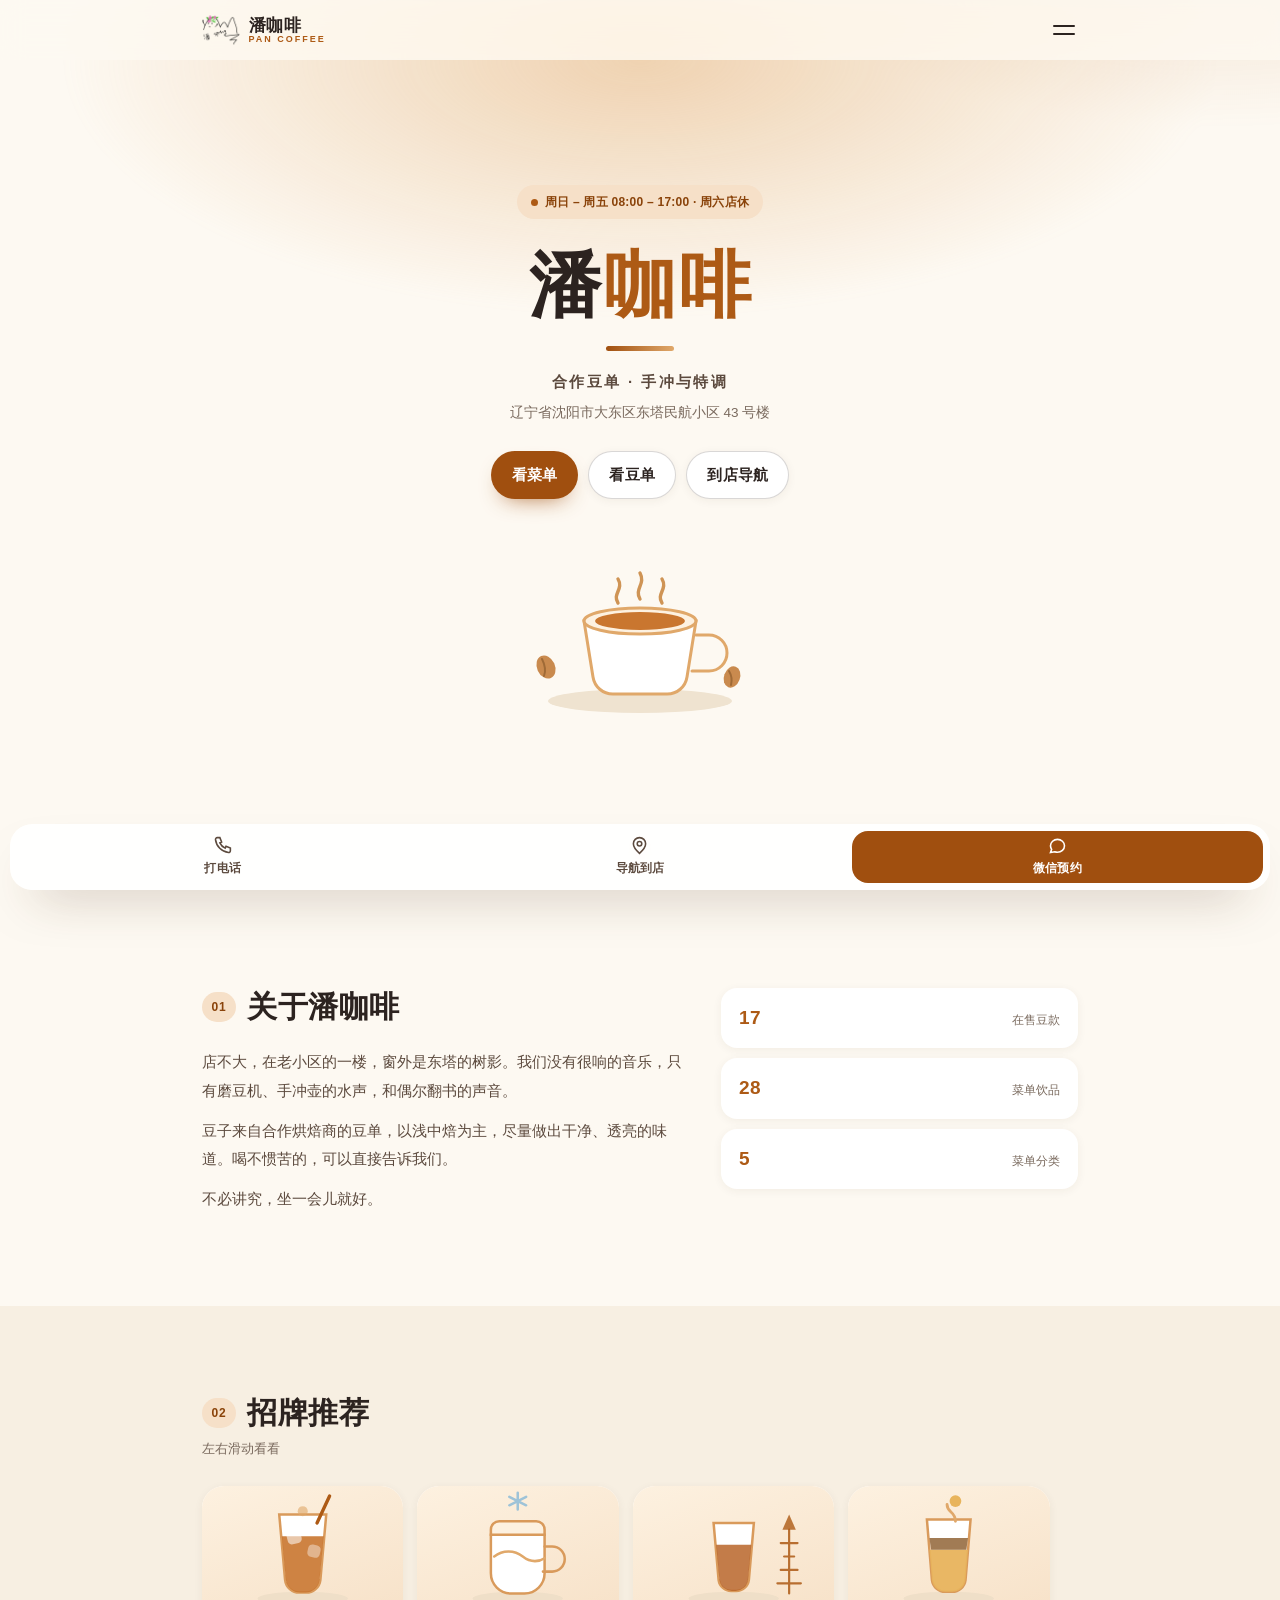
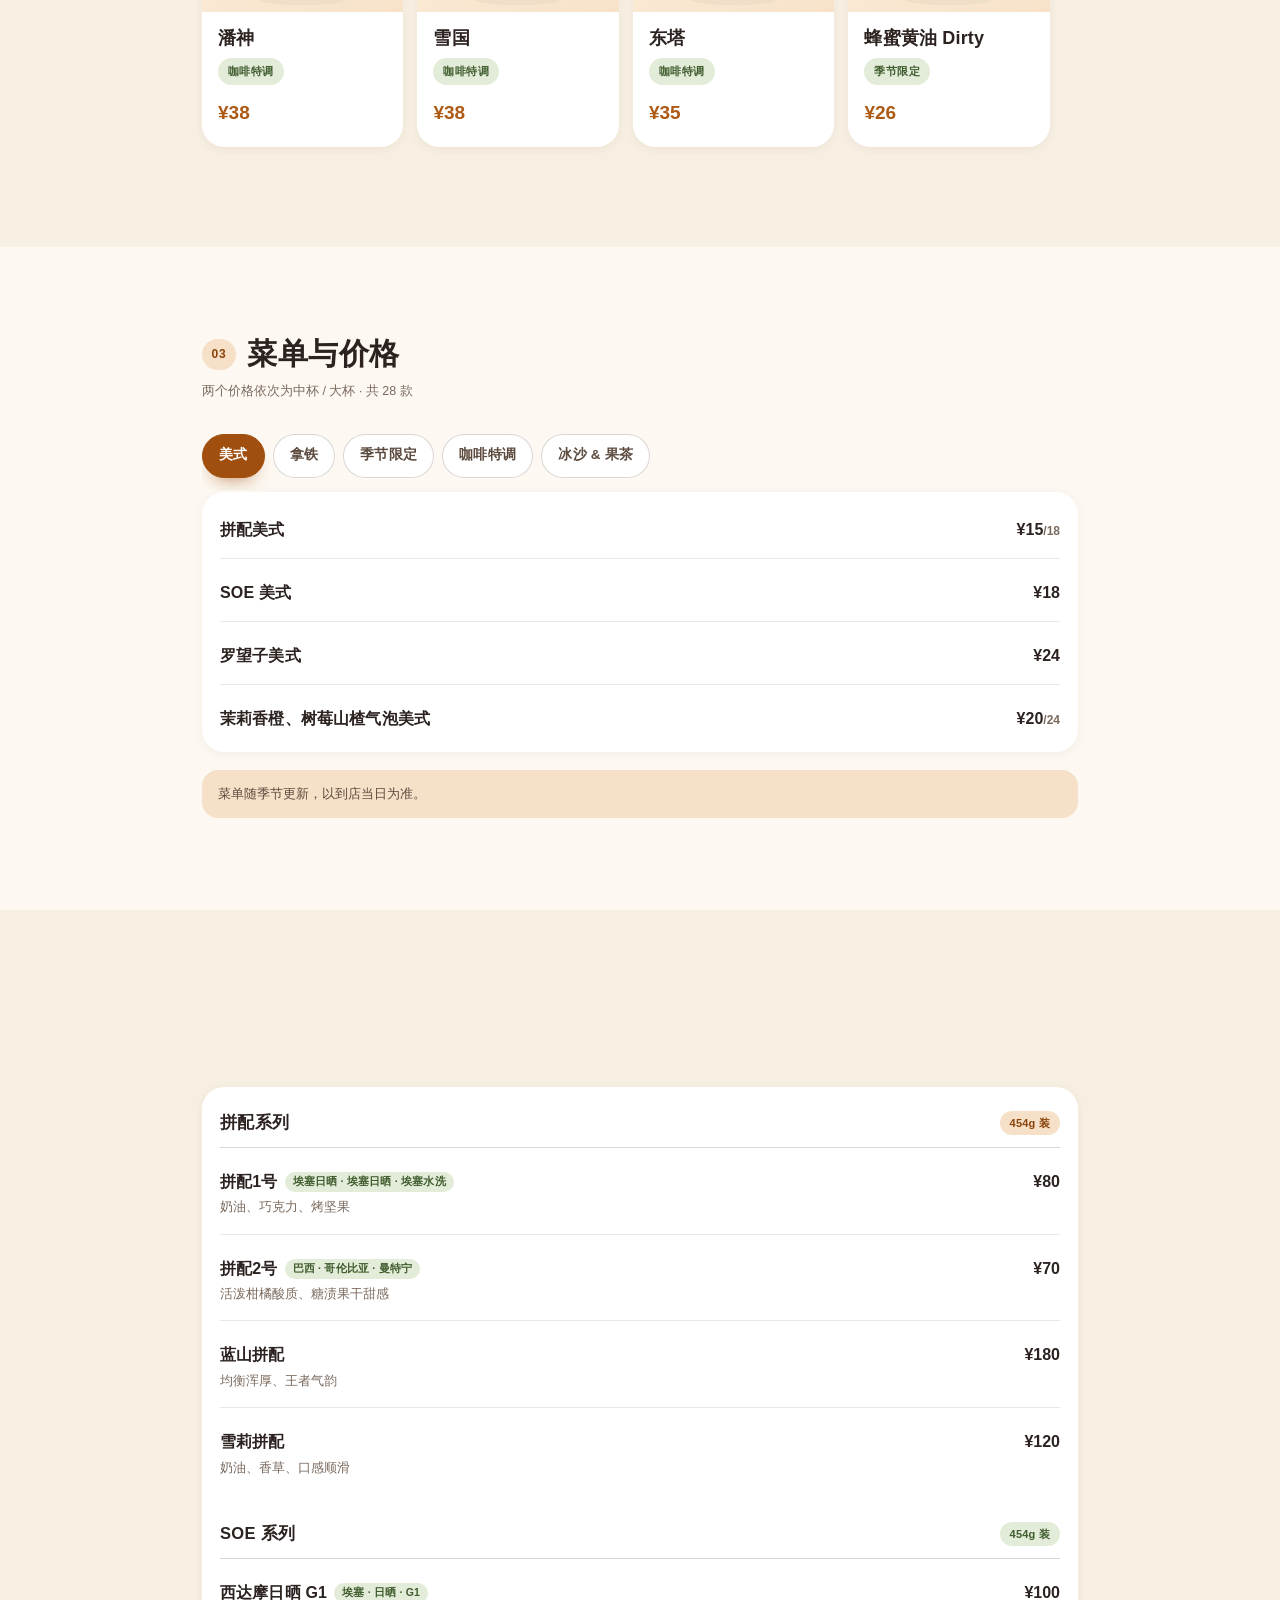
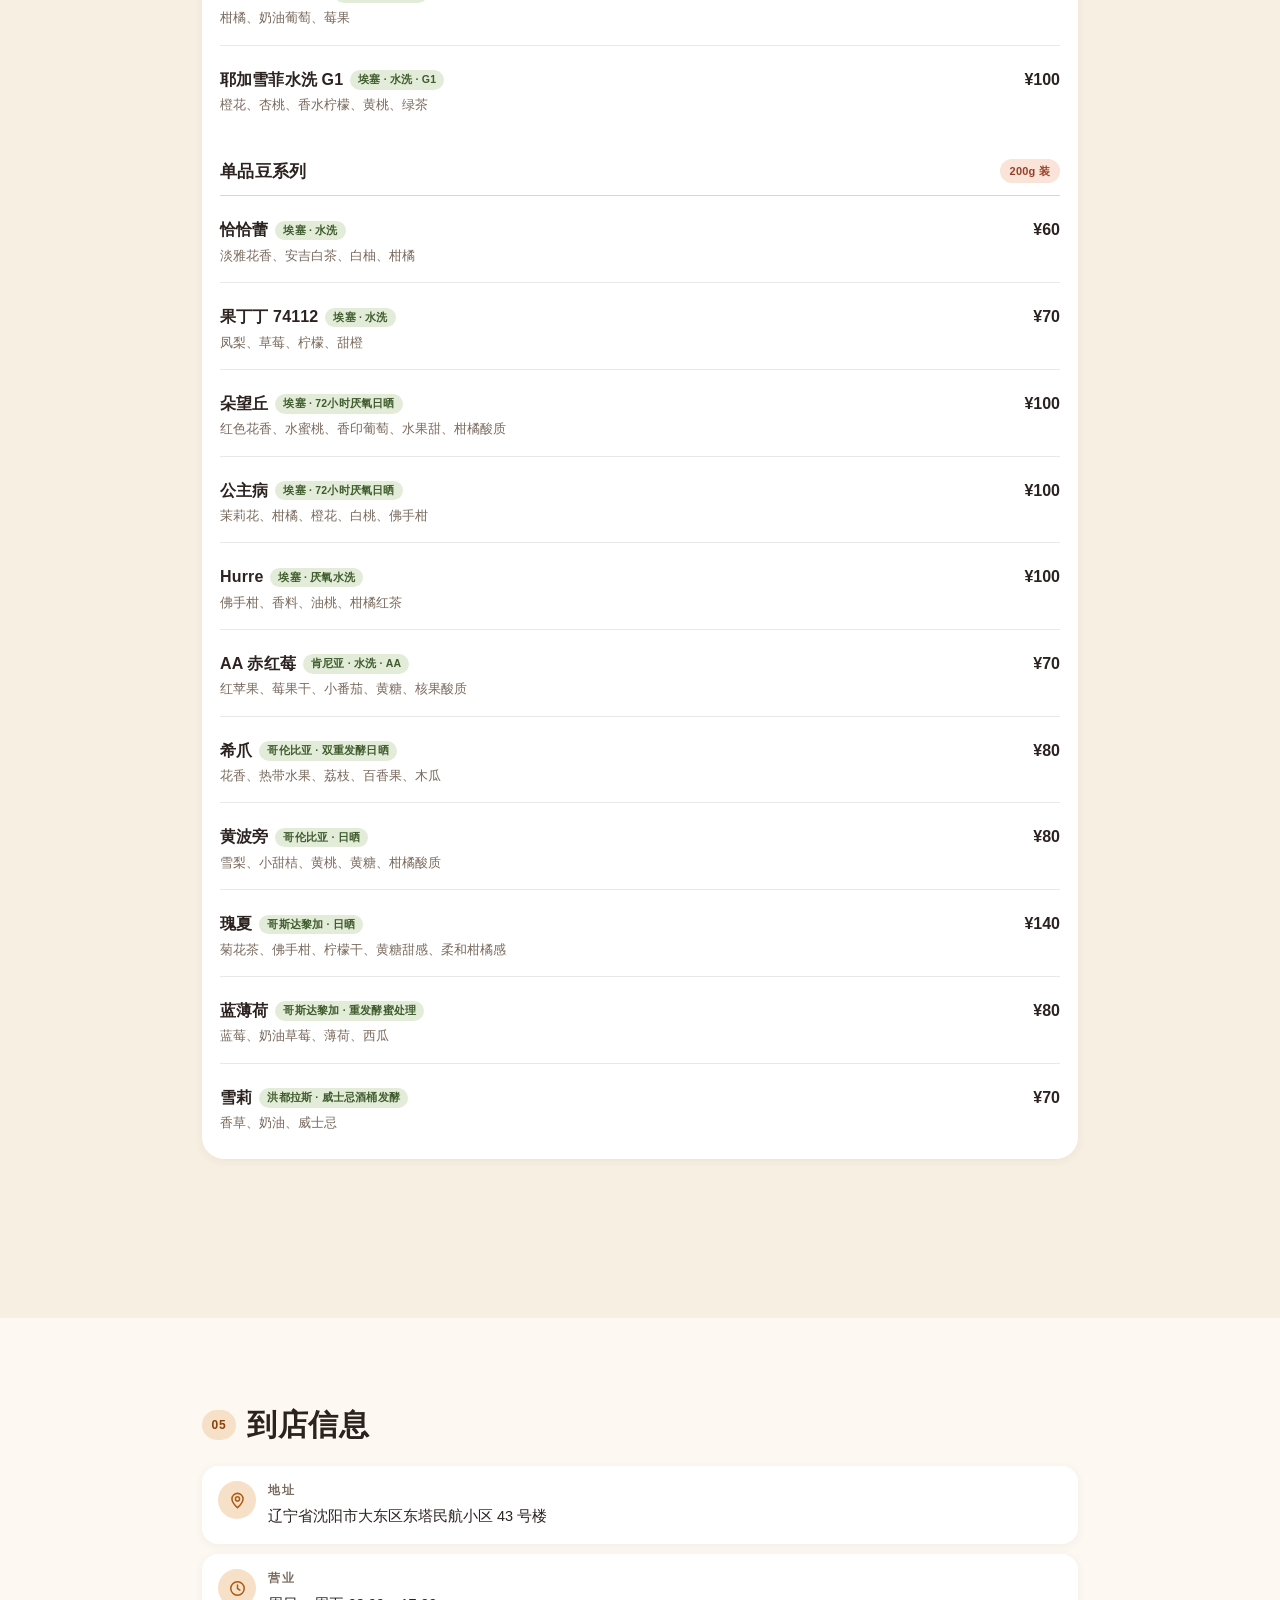
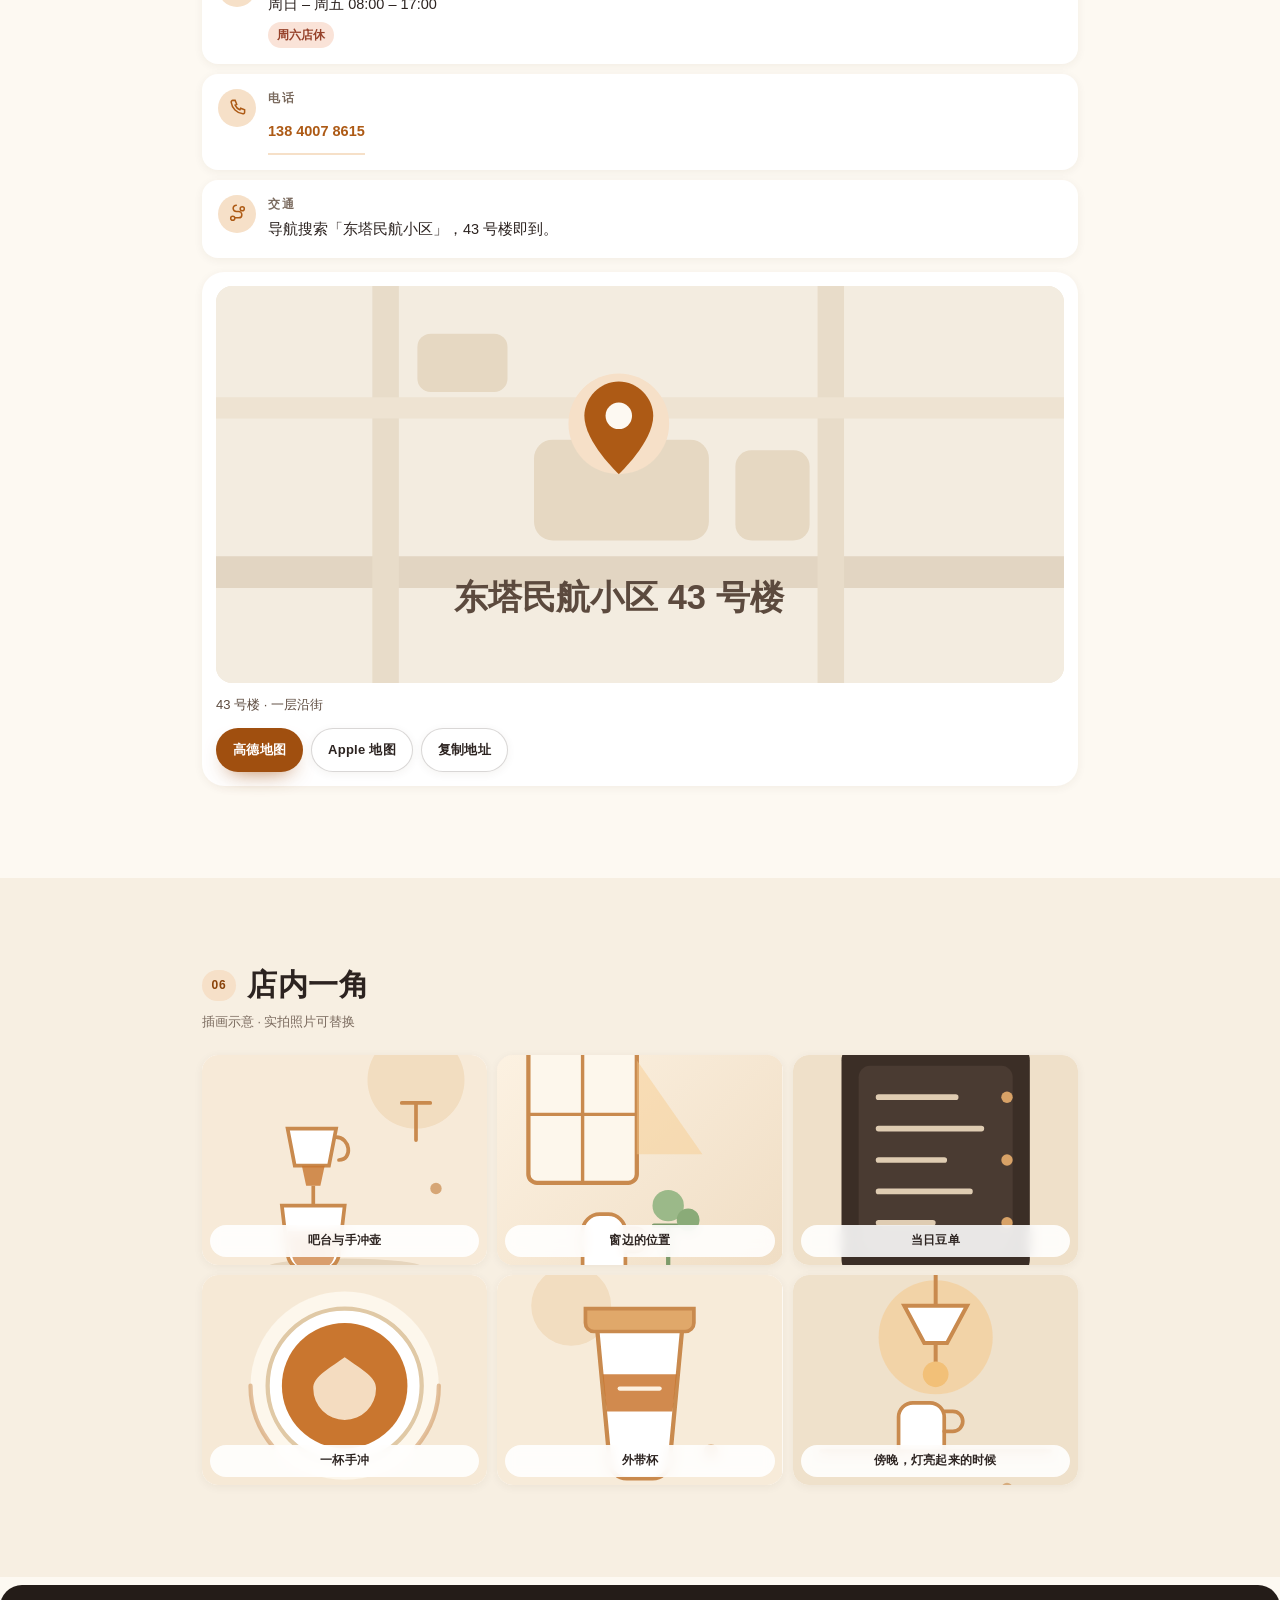
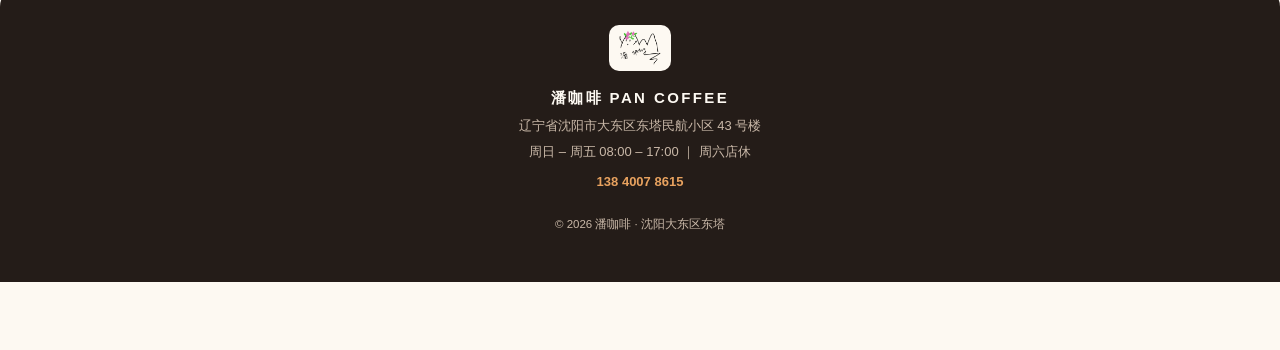
<file: index.html>
<!DOCTYPE html>
<html lang="zh-CN">
<head>
<meta charset="UTF-8">
<meta name="viewport" content="width=device-width, initial-scale=1, viewport-fit=cover">
<meta name="theme-color" content="#fdf9f2">
<meta name="format-detection" content="telephone=no">
<title>潘咖啡 · 合作豆单与手冲特调｜沈阳大东区东塔</title>
<meta name="description" content="潘咖啡，藏在沈阳大东区东塔民航小区里的咖啡店。合作豆单、手冲与咖啡特调，秋天菜单已上线，欢迎来坐一会儿。">
<meta property="og:type" content="website">
<meta property="og:title" content="潘咖啡 · 合作豆单与手冲特调">
<meta property="og:description" content="沈阳大东区东塔 · 合作豆单、手冲与咖啡特调。">
<link rel="icon" type="image/png" sizes="64x64" href="img/favicon-64.png">
<link rel="apple-touch-icon" href="img/apple-touch-icon.png">
<link rel="stylesheet" href="css/style.css">
<script>document.documentElement.classList.add('js');</script>
<script type="application/ld+json">
{
  "@context": "https://schema.org",
  "@type": "CafeOrCoffeeShop",
  "name": "潘咖啡",
  "description": "合作豆单、手冲与咖啡特调，沈阳大东区东塔。",
  "telephone": "+86 138 4007 8615",
  "openingHoursSpecification": [
    {
      "@type": "OpeningHoursSpecification",
      "dayOfWeek": ["Sunday", "Monday", "Tuesday", "Wednesday", "Thursday", "Friday"],
      "opens": "08:00",
      "closes": "17:00"
    }
  ],
  "address": {
    "@type": "PostalAddress",
    "streetAddress": "东塔民航小区 43 号楼",
    "addressLocality": "沈阳市",
    "addressRegion": "辽宁省",
    "addressCountry": "CN"
  },
  "servesCuisine": "咖啡",
  "priceRange": "¥¥"
}
</script>
</head>
<body>
<a class="skip-link" href="#main">跳到主要内容</a>

<header class="topbar" id="topbar">
  <div class="topbar__inner">
    <a class="brand" href="#top">
      <img class="brand__logo" src="img/logo.png" alt="" width="38" height="30" decoding="async">
      <span class="brand__text"><b>潘咖啡</b><i>PAN COFFEE</i></span>
    </a>
    <button class="burger" type="button" id="burger" aria-label="打开菜单" aria-expanded="false" aria-controls="drawer">
      <span></span><span></span>
    </button>
  </div>
</header>

<div class="drawer" id="drawer" hidden>
  <button class="drawer__mask" type="button" id="drawerMask" aria-label="关闭菜单" tabindex="-1"></button>
  <nav class="drawer__panel" aria-label="站内导航">
    <p class="drawer__label">目录</p>
    <ul class="drawer__list">
          <li><a href="#about"><span>01</span>关于潘咖啡</a></li>
          <li><a href="#signature"><span>02</span>招牌推荐</a></li>
          <li><a href="#menu"><span>03</span>菜单与价格</a></li>
          <li><a href="#beans"><span>04</span>潘咖啡合作豆单</a></li>
          <li><a href="#store"><span>05</span>到店信息</a></li>
          <li><a href="#gallery"><span>06</span>店内一角</a></li>
    </ul>
    <div class="drawer__foot">
      <p>辽宁省沈阳市大东区东塔民航小区 43 号楼</p>
      <p>周日 – 周五 08:00 – 17:00 · 周六店休</p>
    </div>
  </nav>
</div>

<main id="main">
  <!-- ============ 首屏 ============ -->
  <section class="hero" id="top">
    <div class="hero__glow" aria-hidden="true"></div>
    <div class="hero__inner">
      <p class="hero__badge">周日 – 周五 08:00 – 17:00 · 周六店休</p>
      <h1 class="hero__title">潘<mark>咖啡</mark></h1>
      <div class="hero__swipe" aria-hidden="true"></div>
      <p class="hero__sub">合作豆单 · 手冲与特调</p>
      <p class="hero__lead">辽宁省沈阳市大东区东塔民航小区 43 号楼</p>
      <div class="hero__actions">
        <a class="btn btn--primary" href="#menu">看菜单</a>
        <a class="btn btn--ghost" href="#beans">看豆单</a>
        <a class="btn btn--ghost" href="#store">到店导航</a>
      </div>
      <div class="hero__art">
        <svg viewBox="0 0 320 200" fill="none" aria-hidden="true">
          <ellipse cx="160" cy="176" rx="92" ry="12" fill="#efe3d0"/>
          <path d="M104 96h112l-9 56a20 20 0 0 1-20 17h-54a20 20 0 0 1-20-17z" fill="#fff" stroke="#e0a86a" stroke-width="3"/>
          <path d="M216 110h13a18 18 0 0 1 0 36h-17" stroke="#e0a86a" stroke-width="3" stroke-linecap="round"/>
          <ellipse cx="160" cy="96" rx="56" ry="13" fill="#fdf1e0" stroke="#e0a86a" stroke-width="3"/>
          <ellipse cx="160" cy="96" rx="45" ry="9" fill="#c9762f"/>
          <g class="steam" stroke="#cf9455" stroke-width="3.4" stroke-linecap="round">
            <path d="M138 78c-6-9 6-14 0-24"/>
            <path d="M160 74c-6-10 6-15 0-26"/>
            <path d="M182 78c-6-9 6-14 0-24"/>
          </g>
          <g fill="#c98a4e">
            <ellipse cx="66" cy="142" rx="9" ry="12" transform="rotate(-24 66 142)"/>
            <ellipse cx="252" cy="152" rx="8" ry="11" transform="rotate(20 252 152)"/>
          </g>
          <g stroke="#8a5a2a" stroke-width="2" stroke-linecap="round" opacity=".65">
            <path d="M62 134c3 6 4 12 2 17"/><path d="M249 146c3 5 3 10 2 14"/>
          </g>
        </svg>
      </div>
    </div>
    <a class="hero__scroll" href="#about" aria-label="向下浏览"><span></span></a>
  </section>

  <!-- ============ 01 关于 ============ -->
  <section class="section" id="about">
    <div class="wrap">
      <div class="about-grid">
        <div>
          <header class="shead" data-reveal>
            <span class="shead__num">01</span>
            <h2 class="shead__title">关于潘咖啡</h2>
          </header>
          <div class="prose" data-reveal>
            <p>店不大，在老小区的一楼，窗外是东塔的树影。我们没有很响的音乐，只有磨豆机、手冲壶的水声，和偶尔翻书的声音。</p>
            <p>豆子来自合作烘焙商的豆单，以浅中焙为主，尽量做出干净、透亮的味道。喝不惯苦的，可以直接告诉我们。</p>
            <p>不必讲究，坐一会儿就好。</p>
          </div>
        </div>
        <ul class="stats" data-reveal>
          <li><b>17</b><span>在售豆款</span></li>
          <li><b>28</b><span>菜单饮品</span></li>
          <li><b>5</b><span>菜单分类</span></li>
        </ul>
      </div>
    </div>
  </section>

  <!-- ============ 02 招牌 ============ -->
  <section class="section section--alt" id="signature">
    <div class="wrap">
      <header class="shead" data-reveal>
        <span class="shead__num">02</span>
        <h2 class="shead__title">招牌推荐</h2>
        <p class="shead__note">左右滑动看看</p>
      </header>
      <ul class="cards" data-reveal>
          <li class="card">
            <div class="card__art"><svg viewBox="0 0 240 150" fill="none" aria-hidden="true"><ellipse cx="120" cy="134" rx="54" ry="8" fill="#efdfc8"/>
          <path d="M92 34h56l-7 78a17 17 0 0 1-17 15h-8a17 17 0 0 1-17-15z" fill="#fff" stroke="#d99a5b" stroke-width="3"/>
          <path d="M95 60h50l-5 52a17 17 0 0 1-17 15h-6a17 17 0 0 1-17-15z" fill="#c9762f" opacity=".9"/>
          <rect x="101" y="52" width="17" height="17" rx="5" fill="#fff" opacity=".55" transform="rotate(-14 109 60)"/>
          <rect x="126" y="70" width="15" height="15" rx="5" fill="#fff" opacity=".4" transform="rotate(12 133 77)"/>
          <path d="M152 12l-15 32" stroke="#ad5a15" stroke-width="4" stroke-linecap="round"/>
          <circle cx="120" cy="30" r="6" fill="#e0a86a" opacity=".6"/></svg></div>
            <div class="card__body">
              <h3>潘神</h3>
              <p class="card__tag">咖啡特调</p>
              <p class="card__price">¥38</p>
            </div>
          </li>
          <li class="card">
            <div class="card__art"><svg viewBox="0 0 240 150" fill="none" aria-hidden="true"><ellipse cx="120" cy="134" rx="54" ry="8" fill="#efdfc8"/>
          <path d="M88 58h64v46a24 24 0 0 1-24 24h-16a24 24 0 0 1-24-24z" fill="#fff" stroke="#d99a5b" stroke-width="3"/>
          <path d="M88 58h64v-6a10 10 0 0 0-10-10h-44a10 10 0 0 0-10 10z" fill="#fdf1e0" stroke="#d99a5b" stroke-width="3"/>
          <path d="M152 72h9a15 15 0 0 1 0 30h-11" stroke="#d99a5b" stroke-width="3" stroke-linecap="round"/>
          <path d="M92 84c10-8 24-8 34 0s20 6 26 2" stroke="#e0a86a" stroke-width="3" stroke-linecap="round"/>
          <g stroke="#9ec3d8" stroke-width="3" stroke-linecap="round">
            <path d="M120 8v20M110 13l20 10M130 13l-20 10"/>
          </g></svg></div>
            <div class="card__body">
              <h3>雪国</h3>
              <p class="card__tag">咖啡特调</p>
              <p class="card__price">¥38</p>
            </div>
          </li>
          <li class="card">
            <div class="card__art"><svg viewBox="0 0 240 150" fill="none" aria-hidden="true"><ellipse cx="120" cy="134" rx="54" ry="8" fill="#efdfc8"/>
          <path d="M96 44h48l-6 68a15 15 0 0 1-15 13h-6a15 15 0 0 1-15-13z" fill="#fff" stroke="#d99a5b" stroke-width="3"/>
          <path d="M99 70h42l-4 42a15 15 0 0 1-15 13h-4a15 15 0 0 1-15-13z" fill="#b9662a" opacity=".85"/>
          <g stroke="#ad5a15" stroke-width="2.6" stroke-linecap="round" opacity=".85">
            <path d="M186 128V52M176 68h20M180 84h12M176 100h20M172 116h28"/>
          </g>
          <path d="M186 34l-8 18h16z" fill="#ad5a15" opacity=".8"/></svg></div>
            <div class="card__body">
              <h3>东塔</h3>
              <p class="card__tag">咖啡特调</p>
              <p class="card__price">¥35</p>
            </div>
          </li>
          <li class="card">
            <div class="card__art"><svg viewBox="0 0 240 150" fill="none" aria-hidden="true"><ellipse cx="120" cy="134" rx="54" ry="8" fill="#efdfc8"/>
          <path d="M94 40h52l-6 72a16 16 0 0 1-16 14h-8a16 16 0 0 1-16-14z" fill="#fff" stroke="#d99a5b" stroke-width="3"/>
          <path d="M97 76h46l-3 36a16 16 0 0 1-16 14h-8a16 16 0 0 1-16-14z" fill="#e8b45c" opacity=".95"/>
          <path d="M97 62h46l-2 14H99z" fill="#8a5a2a" opacity=".8"/>
          <path d="M118 22c0 10 10 8 10 20" stroke="#e0a86a" stroke-width="3.4" stroke-linecap="round"/>
          <circle cx="128" cy="18" r="7" fill="#e8b45c"/></svg></div>
            <div class="card__body">
              <h3>蜂蜜黄油 Dirty</h3>
              <p class="card__tag">季节限定</p>
              <p class="card__price">¥26</p>
            </div>
          </li>
      </ul>
    </div>
  </section>

  <!-- ============ 03 菜单 ============ -->
  <section class="section" id="menu">
    <div class="wrap">
      <header class="shead" data-reveal>
        <span class="shead__num">03</span>
        <h2 class="shead__title">菜单与价格</h2>
        <p class="shead__note">两个价格依次为中杯 / 大杯 · 共 28 款</p>
      </header>
      <div class="tabs" role="tablist" aria-label="菜单分类" data-reveal>
        <button class="tab is-active" type="button" role="tab" aria-selected="true" data-cat="americano">美式</button>
        <button class="tab" type="button" role="tab" aria-selected="false" data-cat="latte">拿铁</button>
        <button class="tab" type="button" role="tab" aria-selected="false" data-cat="seasonal">季节限定</button>
        <button class="tab" type="button" role="tab" aria-selected="false" data-cat="special">咖啡特调</button>
        <button class="tab" type="button" role="tab" aria-selected="false" data-cat="iced">冰沙 & 果茶</button>
      </div>
      <div class="menu" data-reveal>
        <ul class="menu__list is-active" data-panel="americano">
          <li class="item">
            <div class="item__main"><h3>拼配美式</h3></div>
            <p class="item__price">¥15<span>/18</span></p>
          </li>
          <li class="item">
            <div class="item__main"><h3>SOE 美式</h3></div>
            <p class="item__price">¥18</p>
          </li>
          <li class="item">
            <div class="item__main"><h3>罗望子美式</h3></div>
            <p class="item__price">¥24</p>
          </li>
          <li class="item">
            <div class="item__main"><h3>茉莉香橙、树莓山楂气泡美式</h3></div>
            <p class="item__price">¥20<span>/24</span></p>
          </li>
        </ul>
        <ul class="menu__list" data-panel="latte">
          <li class="item">
            <div class="item__main"><h3>拿铁 / 澳白</h3></div>
            <p class="item__price">¥18<span>/24</span></p>
          </li>
          <li class="item">
            <div class="item__main"><h3>SOE 拿铁</h3></div>
            <p class="item__price">¥20</p>
          </li>
          <li class="item">
            <div class="item__main"><h3>燕麦拿铁</h3></div>
            <p class="item__price">¥20<span>/28</span></p>
          </li>
          <li class="item">
            <div class="item__main"><h3>冰博客拿铁</h3></div>
            <p class="item__price">¥20<span>/28</span></p>
          </li>
          <li class="item">
            <div class="item__main"><h3>开心果拿铁</h3></div>
            <p class="item__price">¥25<span>/32</span></p>
          </li>
          <li class="item">
            <div class="item__main"><h3>风味拿铁</h3></div>
            <p class="item__price">¥20<span>/28</span></p>
          </li>
          <li class="item">
            <div class="item__main"><h3>焦糖饼干拿铁</h3></div>
            <p class="item__price">¥25<span>/32</span></p>
          </li>
          <li class="item">
            <div class="item__main"><h3>Dirty</h3></div>
            <p class="item__price">¥22</p>
          </li>
        </ul>
        <ul class="menu__list" data-panel="seasonal">
          <li class="item">
            <div class="item__main"><h3>荔枝燕麦拿铁</h3></div>
            <p class="item__price">¥24<span>/28</span></p>
          </li>
          <li class="item">
            <div class="item__main"><h3>荔枝气泡美式</h3></div>
            <p class="item__price">¥24<span>/26</span></p>
          </li>
          <li class="item">
            <div class="item__main"><h3>黄油脆脆拿铁</h3></div>
            <p class="item__price">¥25<span>/32</span></p>
          </li>
          <li class="item">
            <div class="item__main"><h3>蜂蜜黄油 Dirty</h3></div>
            <p class="item__price">¥26</p>
          </li>
        </ul>
        <ul class="menu__list" data-panel="special">
          <li class="item">
            <div class="item__main"><h3>潘神</h3></div>
            <p class="item__price">¥38</p>
          </li>
          <li class="item">
            <div class="item__main"><h3>雪国</h3></div>
            <p class="item__price">¥38</p>
          </li>
          <li class="item">
            <div class="item__main"><h3>爱</h3></div>
            <p class="item__price">¥35</p>
          </li>
          <li class="item">
            <div class="item__main"><h3>东塔</h3></div>
            <p class="item__price">¥35</p>
          </li>
        </ul>
        <ul class="menu__list" data-panel="iced">
          <li class="item">
            <div class="item__main"><h3>草莓酸奶冰沙</h3></div>
            <p class="item__price">¥24</p>
          </li>
          <li class="item">
            <div class="item__main"><h3>抹茶可可碎冰沙</h3></div>
            <p class="item__price">¥24</p>
          </li>
          <li class="item">
            <div class="item__main"><h3>焦糖咖啡冰沙</h3></div>
            <p class="item__price">¥24</p>
          </li>
          <li class="item">
            <div class="item__main"><h3>蜂蜜柚子茶</h3></div>
            <p class="item__price">¥20</p>
          </li>
          <li class="item">
            <div class="item__main"><h3>咖啡果皮茶</h3></div>
            <p class="item__price">¥20</p>
          </li>
          <li class="item">
            <div class="item__main"><h3>咸话梅柠檬茶</h3></div>
            <p class="item__price">¥20</p>
          </li>
          <li class="item">
            <div class="item__main"><h3>抹茶拿铁</h3></div>
            <p class="item__price">¥20<span>/24</span></p>
          </li>
          <li class="item">
            <div class="item__main"><h3>可可鲜奶</h3></div>
            <p class="item__price">¥20<span>/24</span></p>
          </li>
        </ul>
      </div>
      <p class="note" data-reveal>菜单随季节更新，以到店当日为准。</p>
    </div>
  </section>

  <!-- ============ 04 合作豆单 ============ -->
  <section class="section section--alt" id="beans">
    <div class="wrap">
      <header class="shead" data-reveal>
        <span class="shead__num">04</span>
        <h2 class="shead__title">潘咖啡合作豆单</h2>
        <p class="shead__note">整袋价格 · 分 454g 与 200g 两种规格 · 共 17 款</p>
      </header>
      <div class="beancard" data-reveal>
        <h3 class="bgroup" data-tone="caramel">拼配系列<span class="bgroup__chip">454g 装</span></h3>
        <ul class="blist">
          <li class="item">
            <div class="item__main">
              <h4>拼配1号 <i>埃塞日晒 · 埃塞日晒 · 埃塞水洗</i></h4>
              <p>奶油、巧克力、烤坚果</p>
            </div>
            <p class="item__price">¥80</p>
          </li>
          <li class="item">
            <div class="item__main">
              <h4>拼配2号 <i>巴西 · 哥伦比亚 · 曼特宁</i></h4>
              <p>活泼柑橘酸质、糖渍果干甜感</p>
            </div>
            <p class="item__price">¥70</p>
          </li>
          <li class="item">
            <div class="item__main">
              <h4>蓝山拼配</h4>
              <p>均衡浑厚、王者气韵</p>
            </div>
            <p class="item__price">¥180</p>
          </li>
          <li class="item">
            <div class="item__main">
              <h4>雪莉拼配</h4>
              <p>奶油、香草、口感顺滑</p>
            </div>
            <p class="item__price">¥120</p>
          </li>
        </ul>
        <h3 class="bgroup" data-tone="matcha">SOE 系列<span class="bgroup__chip">454g 装</span></h3>
        <ul class="blist">
          <li class="item">
            <div class="item__main">
              <h4>西达摩日晒 G1 <i>埃塞 · 日晒 · G1</i></h4>
              <p>柑橘、奶油葡萄、莓果</p>
            </div>
            <p class="item__price">¥100</p>
          </li>
          <li class="item">
            <div class="item__main">
              <h4>耶加雪菲水洗 G1 <i>埃塞 · 水洗 · G1</i></h4>
              <p>橙花、杏桃、香水柠檬、黄桃、绿茶</p>
            </div>
            <p class="item__price">¥100</p>
          </li>
        </ul>
        <h3 class="bgroup" data-tone="peach">单品豆系列<span class="bgroup__chip">200g 装</span></h3>
        <ul class="blist">
          <li class="item">
            <div class="item__main">
              <h4>恰恰蕾 <i>埃塞 · 水洗</i></h4>
              <p>淡雅花香、安吉白茶、白柚、柑橘</p>
            </div>
            <p class="item__price">¥60</p>
          </li>
          <li class="item">
            <div class="item__main">
              <h4>果丁丁 74112 <i>埃塞 · 水洗</i></h4>
              <p>凤梨、草莓、柠檬、甜橙</p>
            </div>
            <p class="item__price">¥70</p>
          </li>
          <li class="item">
            <div class="item__main">
              <h4>朵望丘 <i>埃塞 · 72小时厌氧日晒</i></h4>
              <p>红色花香、水蜜桃、香印葡萄、水果甜、柑橘酸质</p>
            </div>
            <p class="item__price">¥100</p>
          </li>
          <li class="item">
            <div class="item__main">
              <h4>公主病 <i>埃塞 · 72小时厌氧日晒</i></h4>
              <p>茉莉花、柑橘、橙花、白桃、佛手柑</p>
            </div>
            <p class="item__price">¥100</p>
          </li>
          <li class="item">
            <div class="item__main">
              <h4>Hurre <i>埃塞 · 厌氧水洗</i></h4>
              <p>佛手柑、香料、油桃、柑橘红茶</p>
            </div>
            <p class="item__price">¥100</p>
          </li>
          <li class="item">
            <div class="item__main">
              <h4>AA 赤红莓 <i>肯尼亚 · 水洗 · AA</i></h4>
              <p>红苹果、莓果干、小番茄、黄糖、核果酸质</p>
            </div>
            <p class="item__price">¥70</p>
          </li>
          <li class="item">
            <div class="item__main">
              <h4>希爪 <i>哥伦比亚 · 双重发酵日晒</i></h4>
              <p>花香、热带水果、荔枝、百香果、木瓜</p>
            </div>
            <p class="item__price">¥80</p>
          </li>
          <li class="item">
            <div class="item__main">
              <h4>黄波旁 <i>哥伦比亚 · 日晒</i></h4>
              <p>雪梨、小甜桔、黄桃、黄糖、柑橘酸质</p>
            </div>
            <p class="item__price">¥80</p>
          </li>
          <li class="item">
            <div class="item__main">
              <h4>瑰夏 <i>哥斯达黎加 · 日晒</i></h4>
              <p>菊花茶、佛手柑、柠檬干、黄糖甜感、柔和柑橘感</p>
            </div>
            <p class="item__price">¥140</p>
          </li>
          <li class="item">
            <div class="item__main">
              <h4>蓝薄荷 <i>哥斯达黎加 · 重发酵蜜处理</i></h4>
              <p>蓝莓、奶油草莓、薄荷、西瓜</p>
            </div>
            <p class="item__price">¥80</p>
          </li>
          <li class="item">
            <div class="item__main">
              <h4>雪莉 <i>洪都拉斯 · 威士忌酒桶发酵</i></h4>
              <p>香草、奶油、威士忌</p>
            </div>
            <p class="item__price">¥70</p>
          </li>
        </ul>
      </div>
      <p class="note" data-reveal>以上为整袋价格 · 以到店当日豆单为准</p>
    </div>
  </section>

  <!-- ============ 05 到店信息 ============ -->
  <section class="section" id="store">
    <div class="wrap">
      <header class="shead" data-reveal>
        <span class="shead__num">05</span>
        <h2 class="shead__title">到店信息</h2>
      </header>
      <ul class="info" data-reveal>
        <li class="info__row">
          <span class="info__icon"><svg viewBox="0 0 24 24" fill="none" stroke="currentColor" stroke-width="1.9" stroke-linecap="round"><path d="M12 21s7-6.3 7-11a7 7 0 1 0-14 0c0 4.7 7 11 7 11z"/><circle cx="12" cy="10" r="2.6"/></svg></span>
          <div><b>地址</b><p>辽宁省沈阳市大东区东塔民航小区 43 号楼</p></div>
        </li>
        <li class="info__row">
          <span class="info__icon"><svg viewBox="0 0 24 24" fill="none" stroke="currentColor" stroke-width="1.9" stroke-linecap="round"><circle cx="12" cy="12" r="8.5"/><path d="M12 7.5V12l3 2"/></svg></span>
          <div><b>营业</b><p>周日 – 周五 08:00 – 17:00</p><em class="info__closed">周六店休</em></div>
        </li>
        <li class="info__row">
          <span class="info__icon"><svg viewBox="0 0 24 24" fill="none" stroke="currentColor" stroke-width="1.9" stroke-linecap="round"><path d="M6 3h3l2 5-2 1a12 12 0 0 0 6 6l1-2 5 2v3a2 2 0 0 1-2.2 2A17 17 0 0 1 4 5.2 2 2 0 0 1 6 3z"/></svg></span>
          <div><b>电话</b><p><a href="tel:13840078615">138 4007 8615</a></p></div>
        </li>
        <li class="info__row">
          <span class="info__icon"><svg viewBox="0 0 24 24" fill="none" stroke="currentColor" stroke-width="1.9" stroke-linecap="round"><circle cx="6" cy="18" r="2.6"/><circle cx="18" cy="6" r="2.6"/><path d="M8.5 17.5h5a4 4 0 0 0 0-8h-3a4 4 0 0 1 0-8"/></svg></span>
          <div><b>交通</b><p>导航搜索「东塔民航小区」，43 号楼即到。</p></div>
        </li>
      </ul>
      <div class="mapcard" data-reveal>
        <div class="mapcard__art"><svg viewBox="0 0 320 150" fill="none" aria-hidden="true">
        <rect width="320" height="150" fill="#f3ece0"/>
        <path d="M0 108h320" stroke="#e2d5c2" stroke-width="12"/>
        <path d="M64 0v150M232 0v150" stroke="#e8dcc9" stroke-width="10"/>
        <path d="M0 46h320" stroke="#eee3d2" stroke-width="8"/>
        <rect x="120" y="58" width="66" height="38" rx="7" fill="#e6d8c2"/>
        <rect x="196" y="62" width="28" height="34" rx="6" fill="#e6d8c2"/>
        <rect x="76" y="18" width="34" height="22" rx="5" fill="#e6d8c2"/>
        <circle cx="152" cy="52" r="19" fill="#f6e0c8"/>
        <path d="M152 36c-7 0-13 6-13 13 0 10 13 22 13 22s13-12 13-22c0-7-6-13-13-13z" fill="#ad5a15"/>
        <circle cx="152" cy="49" r="5" fill="#fdf9f2"/>
        <text x="152" y="122" font-size="13" font-weight="700" fill="#5c4a3e" text-anchor="middle" font-family="sans-serif">东塔民航小区 43 号楼</text>
      </svg></div>
        <p class="mapcard__text">43 号楼 · 一层沿街</p>
        <div class="mapcard__actions">
          <a class="btn btn--primary btn--sm" href="https://uri.amap.com/search?keyword=%E6%BD%98%E5%92%96%E5%95%A1%20%E6%B2%88%E9%98%B3%E5%B8%82%E5%A4%A7%E4%B8%9C%E5%8C%BA%E4%B8%9C%E5%A1%94%E6%B0%91%E8%88%AA%E5%B0%8F%E5%8C%BA43%E5%8F%B7%E6%A5%BC" target="_blank" rel="noopener">高德地图</a>
          <a class="btn btn--ghost btn--sm" href="https://maps.apple.com/?q=%E6%BD%98%E5%92%96%E5%95%A1%20%E6%B2%88%E9%98%B3%E5%B8%82%E5%A4%A7%E4%B8%9C%E5%8C%BA%E4%B8%9C%E5%A1%94%E6%B0%91%E8%88%AA%E5%B0%8F%E5%8C%BA43%E5%8F%B7%E6%A5%BC" target="_blank" rel="noopener">Apple 地图</a>
          <button class="btn btn--ghost btn--sm" type="button" id="copyAddr" data-addr="辽宁省沈阳市大东区东塔民航小区 43 号楼">复制地址</button>
        </div>
      </div>
    </div>
  </section>

  <!-- ============ 06 相册 ============ -->
  <section class="section section--alt" id="gallery">
    <div class="wrap">
      <header class="shead" data-reveal>
        <span class="shead__num">06</span>
        <h2 class="shead__title">店内一角</h2>
        <p class="shead__note">插画示意 · 实拍照片可替换</p>
      </header>
      <div class="gallery" data-reveal>
          <figure class="shot shot--tall">
            <div class="shot__art"><svg viewBox="0 0 200 200" preserveAspectRatio="xMidYMid slice" fill="none" aria-hidden="true">
          <rect width="200" height="200" fill="#f7ead8"/>
          <circle cx="150" cy="44" r="34" fill="#f2ddc0"/>
          <ellipse cx="100" cy="176" rx="56" ry="7" fill="#e6d5bd"/>
          <path d="M60 78h34l-5 26H65z" fill="#fff" stroke="#c98a4e" stroke-width="2.6"/>
          <path d="M94 84c10 0 12 16 2 16" stroke="#c98a4e" stroke-width="2.6" stroke-linecap="round"/>
          <path d="M70 104h16l-3 14H73z" fill="#c9762f" opacity=".8"/>
          <path d="M78 118v14" stroke="#c98a4e" stroke-width="2.6"/>
          <path d="M56 132h44l-4 34a12 12 0 0 1-12 11H72a12 12 0 0 1-12-11z" fill="#fff" stroke="#c98a4e" stroke-width="2.6"/>
          <path d="M60 150h36l-3 16a12 12 0 0 1-12 11h-6a12 12 0 0 1-12-11z" fill="#c9762f" opacity=".7"/>
          <path d="M150 60v26M140 60h20" stroke="#c98a4e" stroke-width="2.6" stroke-linecap="round"/>
          <circle cx="164" cy="120" r="4" fill="#c98a4e" opacity=".7"/></svg></div>
            <figcaption>吧台与手冲壶</figcaption>
          </figure>
          <figure class="shot ">
            <div class="shot__art"><svg viewBox="0 0 200 200" preserveAspectRatio="xMidYMid slice" fill="none" aria-hidden="true">
          <rect width="200" height="200" fill="#f4e6d2"/>
          <path d="M0 0h200v200H0z" fill="url(#g)"/>
          <defs><linearGradient id="g" x1="0" y1="0" x2="1" y2="1">
            <stop offset="0" stop-color="#fdf3e4"/><stop offset="1" stop-color="#efdcc2"/></linearGradient></defs>
          <rect x="22" y="20" width="76" height="96" rx="6" fill="#fdf7ec" stroke="#c98a4e" stroke-width="3"/>
          <path d="M60 20v96M22 68h76" stroke="#c98a4e" stroke-width="2.4"/>
          <path d="M98 30l46 66H98z" fill="#f6c98a" opacity=".45"/>
          <path d="M40 176h120" stroke="#c98a4e" stroke-width="3" stroke-linecap="round"/>
          <path d="M60 176v-26a12 12 0 0 1 12-12h6a12 12 0 0 1 12 12v26z" fill="#fff" stroke="#c98a4e" stroke-width="2.6"/>
          <path d="M90 148h7a8 8 0 0 1 0 16h-7" stroke="#c98a4e" stroke-width="2.6" stroke-linecap="round"/>
          <path d="M120 176v-30M110 146h20" stroke="#7d9b6a" stroke-width="3" stroke-linecap="round"/>
          <circle cx="120" cy="132" r="11" fill="#9bb989"/>
          <circle cx="134" cy="142" r="8" fill="#8aab78"/></svg></div>
            <figcaption>窗边的位置</figcaption>
          </figure>
          <figure class="shot ">
            <div class="shot__art"><svg viewBox="0 0 200 200" preserveAspectRatio="xMidYMid slice" fill="none" aria-hidden="true">
          <rect width="200" height="200" fill="#efe0c9"/>
          <rect x="34" y="18" width="132" height="164" rx="12" fill="#3b2e26"/>
          <rect x="46" y="34" width="108" height="132" rx="8" fill="#4a3b32"/>
          <g stroke="#f0dcc0" stroke-width="4" stroke-linecap="round" opacity=".9">
            <path d="M60 56h54M60 78h72M60 100h46M60 122h64M60 144h38"/>
          </g>
          <g fill="#e0a86a" opacity=".95">
            <circle cx="150" cy="56" r="4"/><circle cx="150" cy="100" r="4"/><circle cx="150" cy="144" r="4"/>
          </g></svg></div>
            <figcaption>当日豆单</figcaption>
          </figure>
          <figure class="shot ">
            <div class="shot__art"><svg viewBox="0 0 200 200" preserveAspectRatio="xMidYMid slice" fill="none" aria-hidden="true">
          <rect width="200" height="200" fill="#f6e9d6"/>
          <circle cx="100" cy="104" r="66" fill="#fdf7ec"/>
          <circle cx="100" cy="104" r="54" fill="#fff" stroke="#e0c9a6" stroke-width="3"/>
          <circle cx="100" cy="104" r="44" fill="#c9762f"/>
          <path d="M100 84c14 10 22 14 22 22a22 22 0 0 1-44 0c0-8 8-12 22-22z" fill="#f4dcc0"/>
          <path d="M166 104a66 66 0 0 1-16 43" stroke="#c98a4e" stroke-width="3" stroke-linecap="round" opacity=".5"/>
          <path d="M34 104a66 66 0 0 0 16 43" stroke="#c98a4e" stroke-width="3" stroke-linecap="round" opacity=".5"/></svg></div>
            <figcaption>一杯手冲</figcaption>
          </figure>
          <figure class="shot ">
            <div class="shot__art"><svg viewBox="0 0 200 200" preserveAspectRatio="xMidYMid slice" fill="none" aria-hidden="true">
          <rect width="200" height="200" fill="#f7ebd9"/>
          <circle cx="52" cy="48" r="28" fill="#f2ddc0"/>
          <path d="M70 62h60l-9 96a12 12 0 0 1-12 11h-18a12 12 0 0 1-12-11z" fill="#fff" stroke="#c98a4e" stroke-width="3"/>
          <path d="M62 50h76v10a6 6 0 0 1-6 6H68a6 6 0 0 1-6-6z" fill="#e0a86a" stroke="#c98a4e" stroke-width="2.6"/>
          <path d="M74 96h52l-3 26H77z" fill="#c9762f" opacity=".85"/>
          <path d="M86 106h28" stroke="#fdf1e0" stroke-width="3" stroke-linecap="round"/>
          <circle cx="150" cy="150" r="5" fill="#c98a4e" opacity=".6"/></svg></div>
            <figcaption>外带杯</figcaption>
          </figure>
          <figure class="shot shot--wide">
            <div class="shot__art"><svg viewBox="0 0 200 200" preserveAspectRatio="xMidYMid slice" fill="none" aria-hidden="true">
          <rect width="200" height="200" fill="#efe1cb"/>
          <circle cx="100" cy="70" r="40" fill="#f6c98a" opacity=".55"/>
          <path d="M100 22v26M78 48h44l-14 26H92z" fill="#fff" stroke="#c98a4e" stroke-width="2.8"/>
          <path d="M100 74v14" stroke="#c98a4e" stroke-width="2.8"/>
          <circle cx="100" cy="96" r="9" fill="#f2c078"/>
          <path d="M20 150h160" stroke="#c98a4e" stroke-width="3" stroke-linecap="round"/>
          <path d="M74 150v-24a10 10 0 0 1 10-10h12a10 10 0 0 1 10 10v24z" fill="#fff" stroke="#c98a4e" stroke-width="2.6"/>
          <path d="M106 122h6a7 7 0 0 1 0 14h-6" stroke="#c98a4e" stroke-width="2.6" stroke-linecap="round"/>
          <g fill="#c98a4e" opacity=".6"><circle cx="150" cy="176" r="4"/><circle cx="132" cy="184" r="3"/></g></svg></div>
            <figcaption>傍晚，灯亮起来的时候</figcaption>
          </figure>
      </div>
    </div>
  </section>
</main>

<footer class="footer">
  <img class="footer__logo" src="img/logo.png" alt="潘咖啡" width="58" height="46" decoding="async">
  <p class="footer__brand">潘咖啡 PAN COFFEE</p>
  <p>辽宁省沈阳市大东区东塔民航小区 43 号楼</p>
  <p>周日 – 周五 08:00 – 17:00 ｜ 周六店休</p>
  <p><a href="tel:13840078615">138 4007 8615</a></p>
  <p class="footer__copy">© <span id="year">2025</span> 潘咖啡 · 沈阳大东区东塔</p>
</footer>

<div class="actionbar" id="actionbar">
  <a class="actionbar__btn" href="tel:13840078615">
    <svg viewBox="0 0 24 24" fill="none" stroke="currentColor" stroke-width="1.8" aria-hidden="true"><path d="M6 3h3l2 5-2 1a12 12 0 0 0 6 6l1-2 5 2v3a2 2 0 0 1-2.2 2A17 17 0 0 1 4 5.2 2 2 0 0 1 6 3z"/></svg>
    <span>打电话</span>
  </a>
  <a class="actionbar__btn" href="https://uri.amap.com/search?keyword=%E6%BD%98%E5%92%96%E5%95%A1%20%E6%B2%88%E9%98%B3%E5%B8%82%E5%A4%A7%E4%B8%9C%E5%8C%BA%E4%B8%9C%E5%A1%94%E6%B0%91%E8%88%AA%E5%B0%8F%E5%8C%BA43%E5%8F%B7%E6%A5%BC" target="_blank" rel="noopener">
    <svg viewBox="0 0 24 24" fill="none" stroke="currentColor" stroke-width="1.8" aria-hidden="true"><path d="M12 21s7-6.3 7-11a7 7 0 1 0-14 0c0 4.7 7 11 7 11z"/><circle cx="12" cy="10" r="2.6"/></svg>
    <span>导航到店</span>
  </a>
  <button class="actionbar__btn actionbar__btn--primary" type="button" id="wechatBtn" data-wechat="pan_cafe">
    <svg viewBox="0 0 24 24" fill="none" stroke="currentColor" stroke-width="1.8" aria-hidden="true"><path d="M4 20l1.3-3.6A7.6 7.6 0 0 1 4 12.4C4 8.3 7.6 5 12 5s8 3.3 8 7.4-3.6 7.4-8 7.4a9 9 0 0 1-3.2-.6z"/><path d="M9 11h.01M15 11h.01" stroke-width="2.4"/></svg>
    <span>微信预约</span>
  </button>
</div>

<div class="toast" id="toast" role="status" aria-live="polite"></div>

<script src="js/main.js" defer></script>
</body>
</html>
</file>
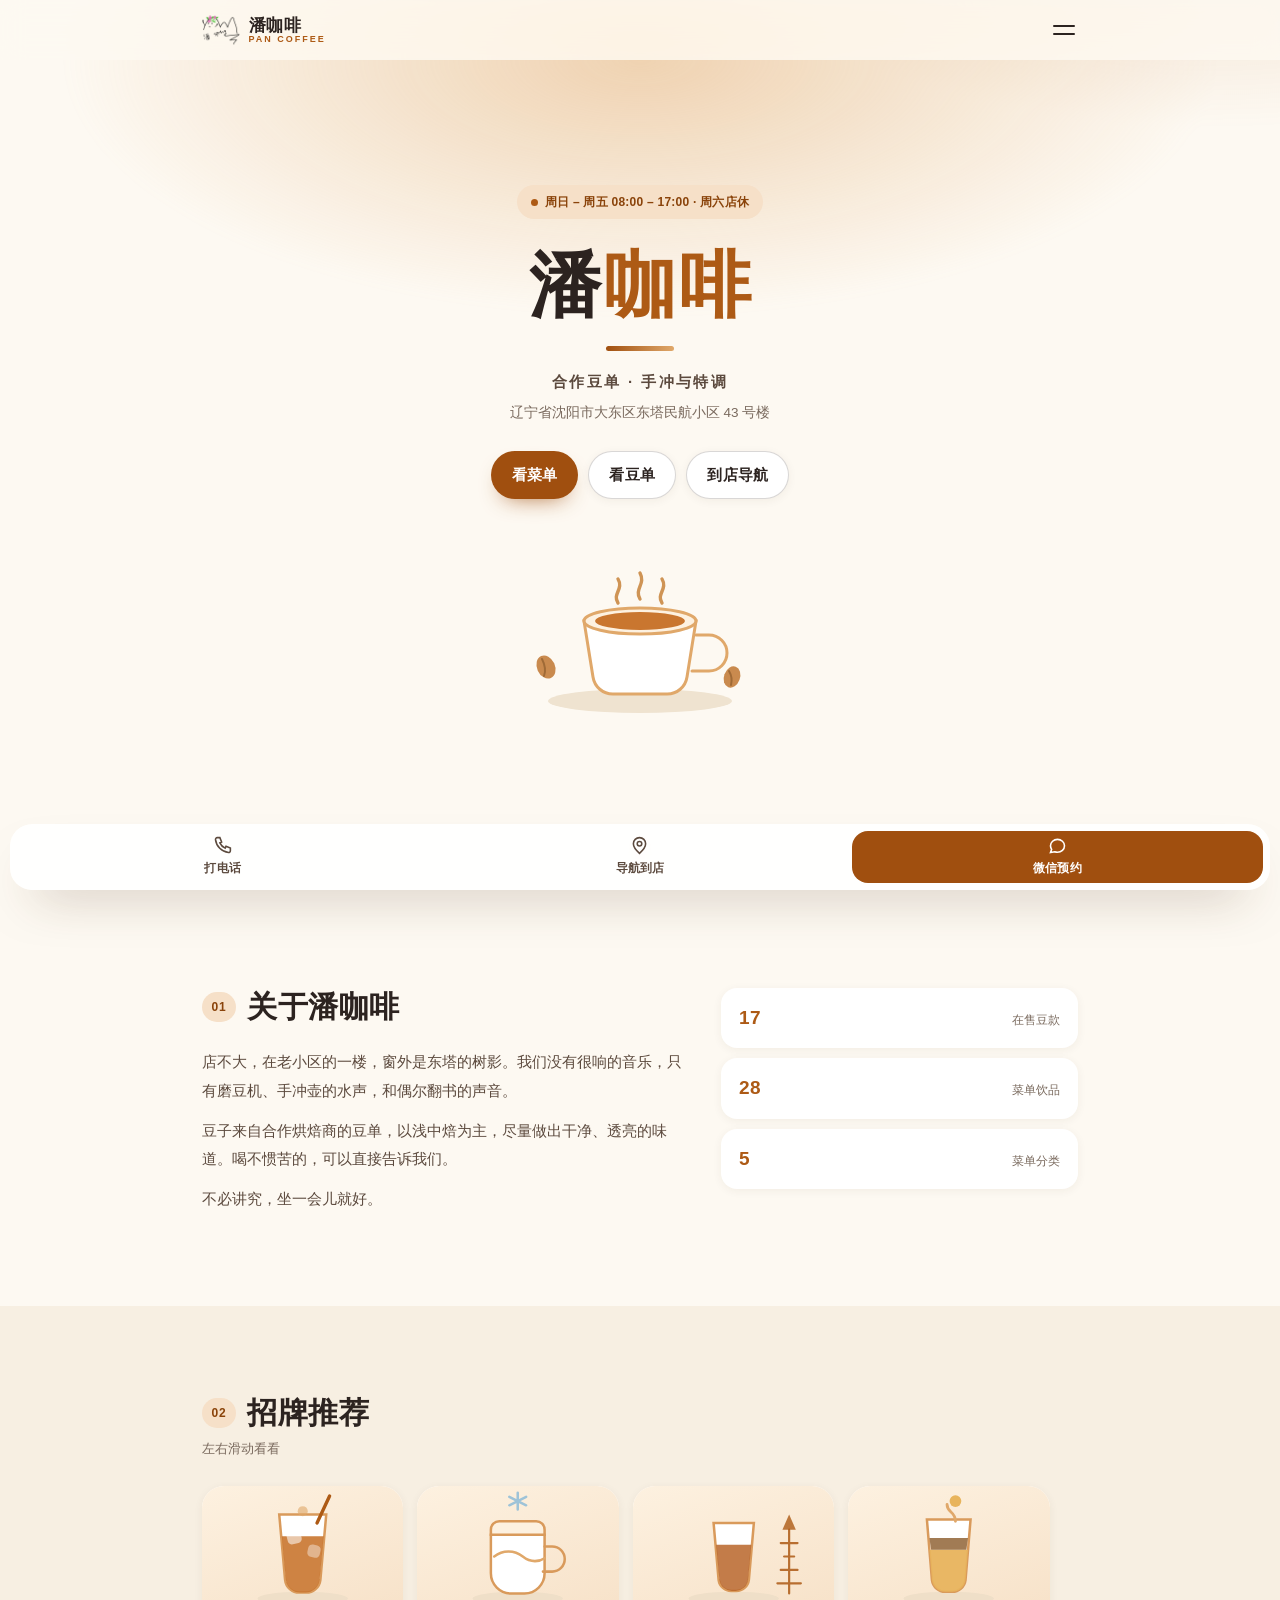
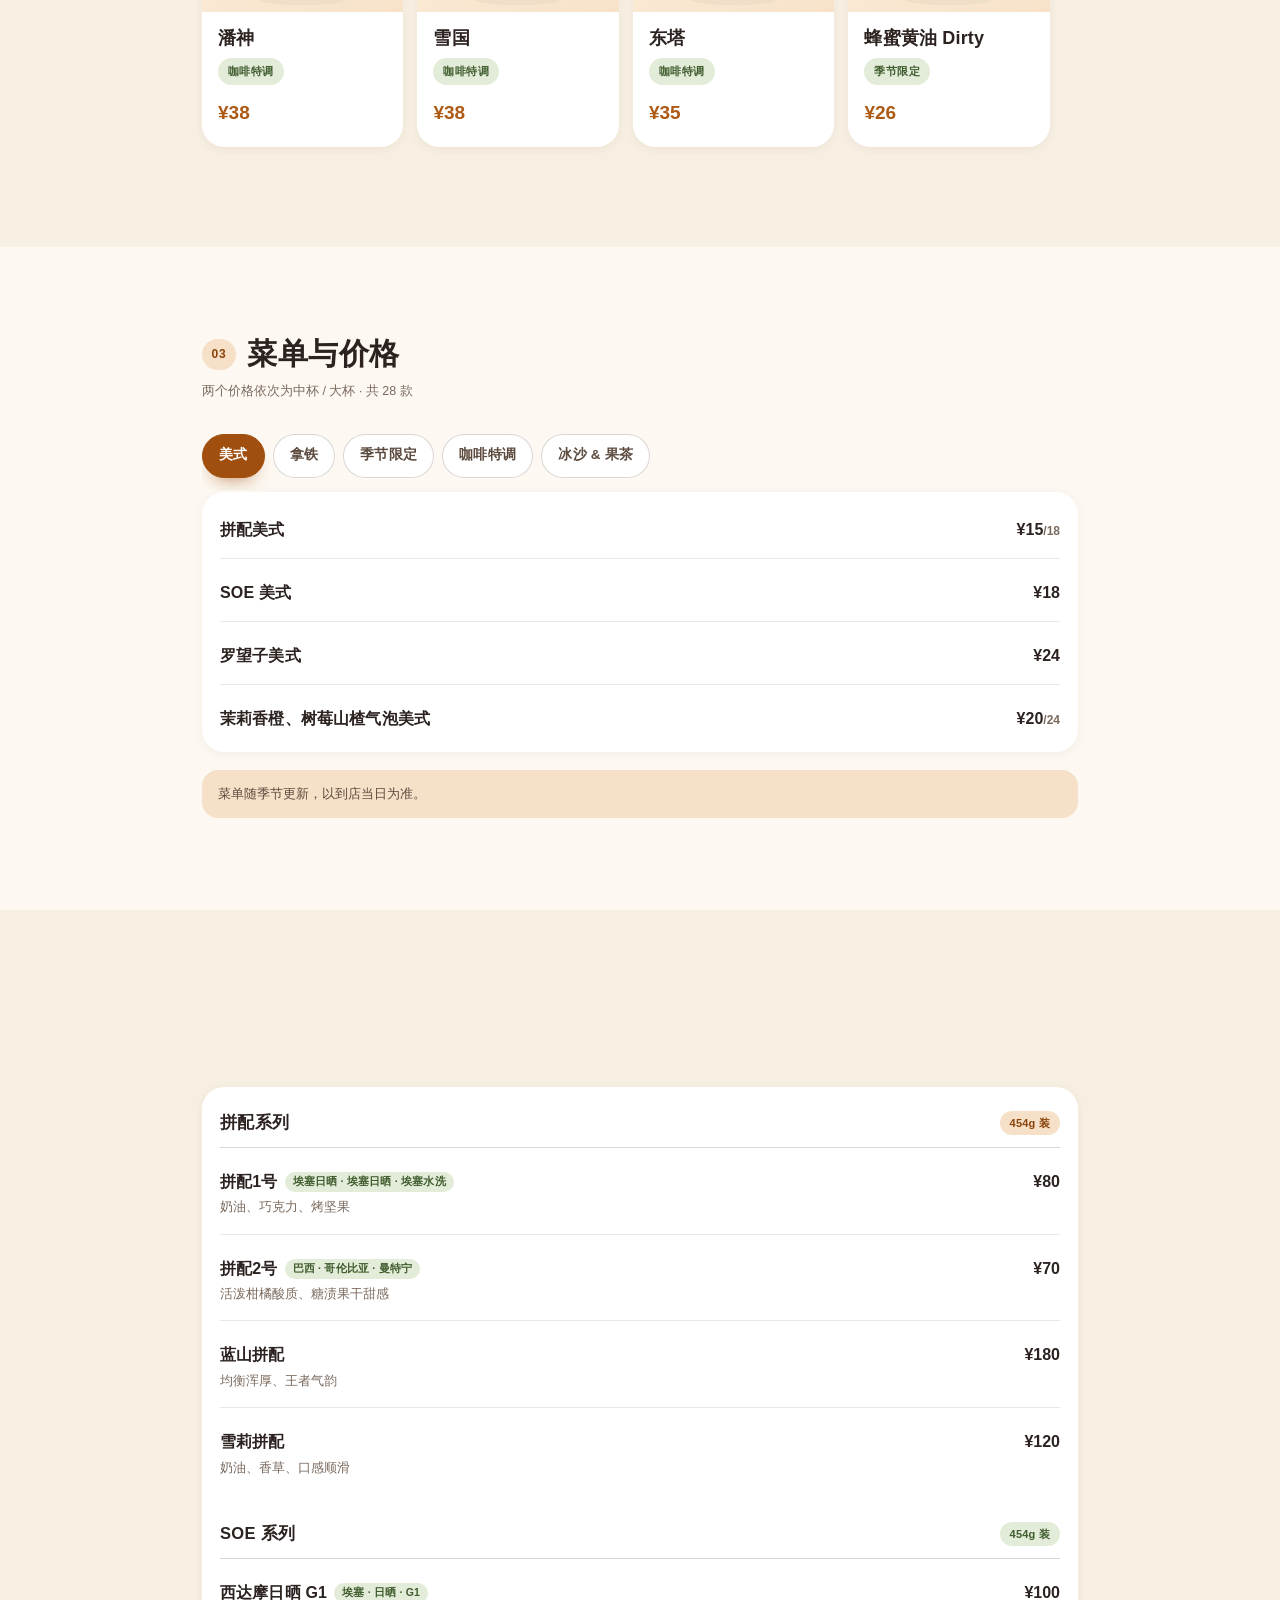
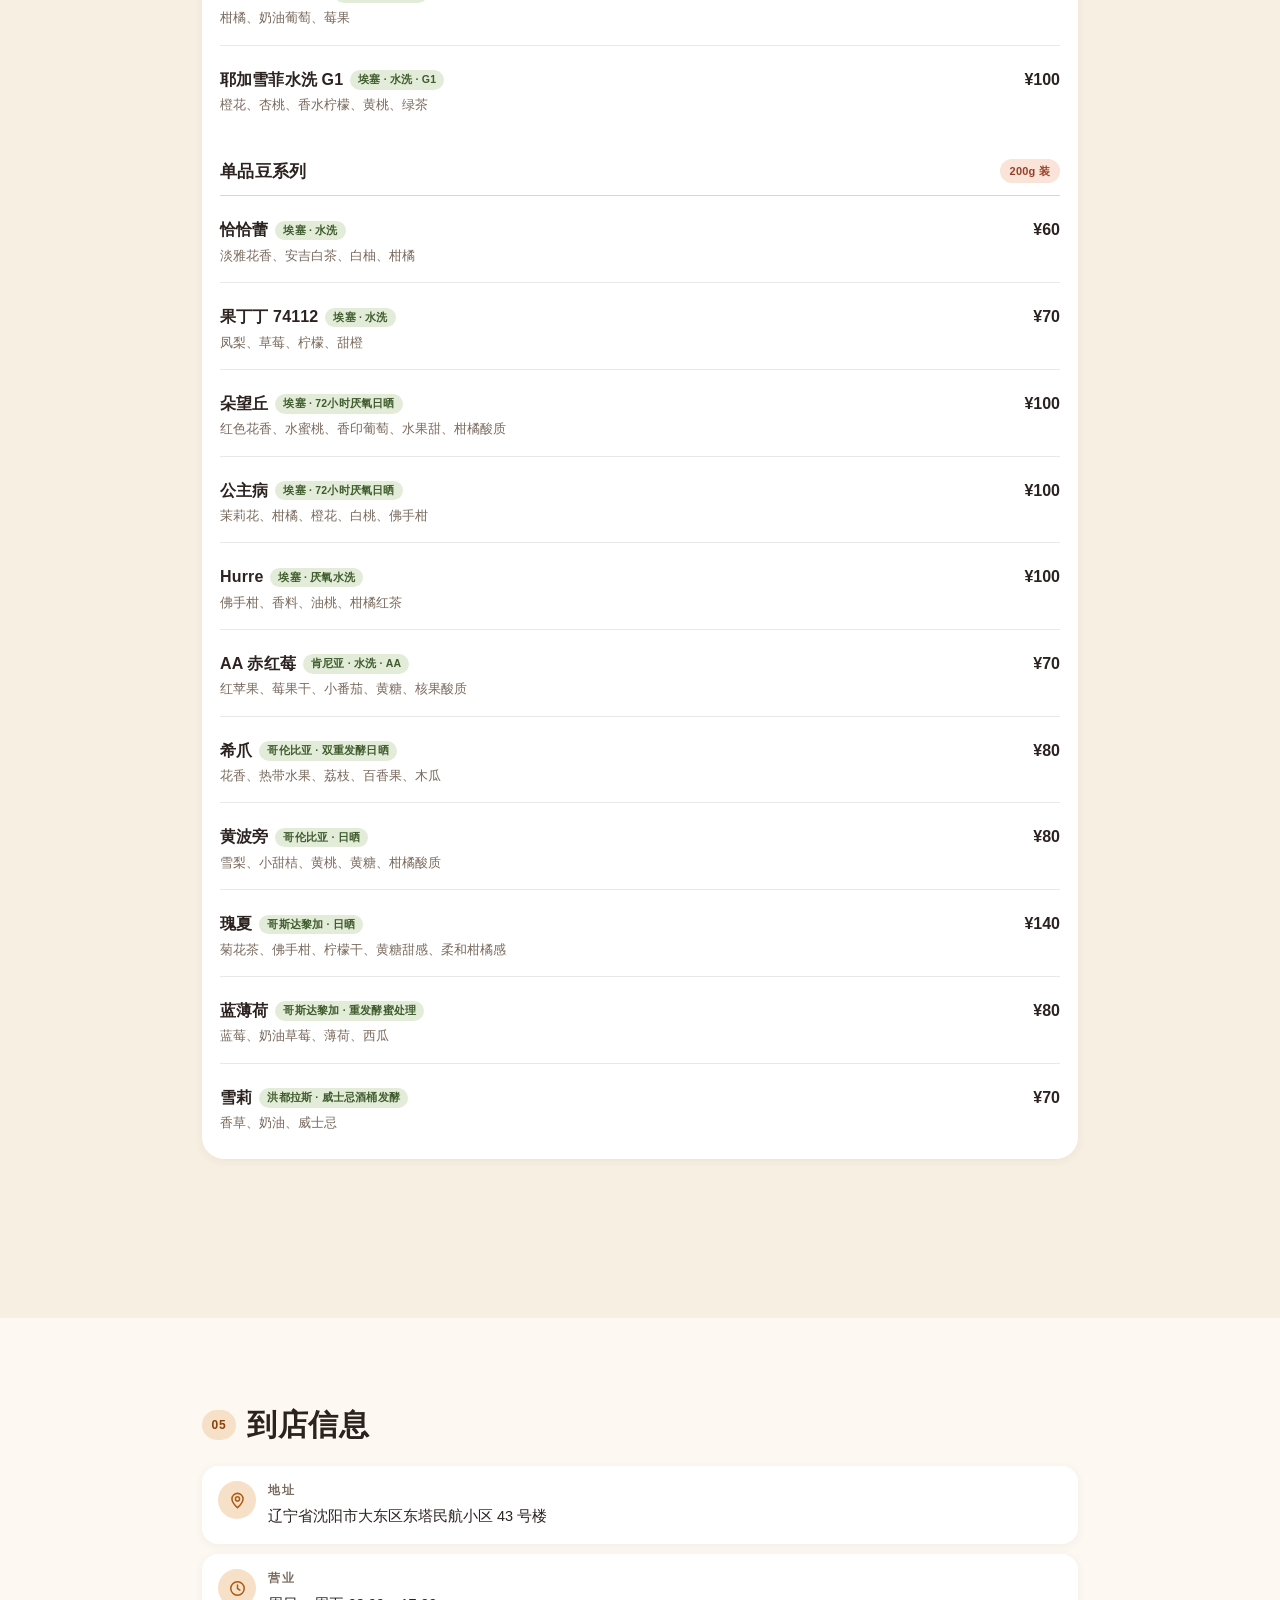
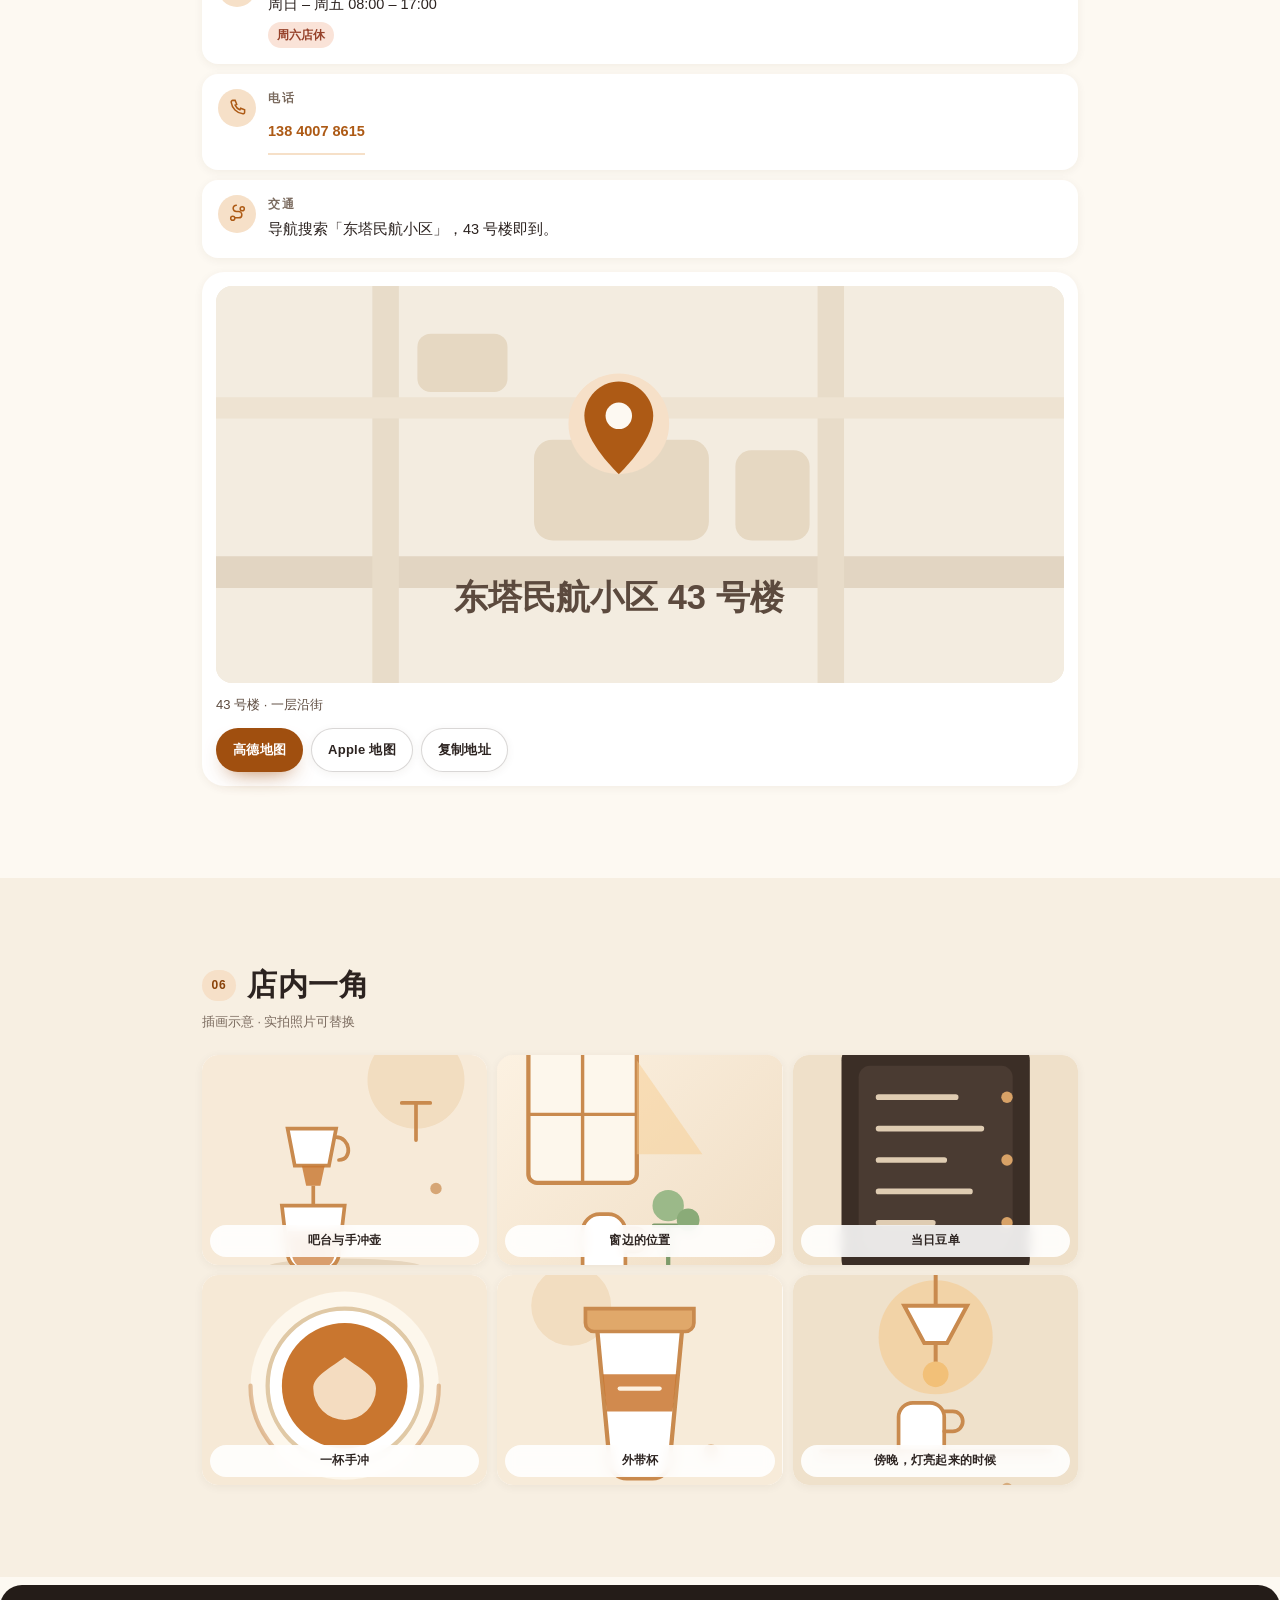
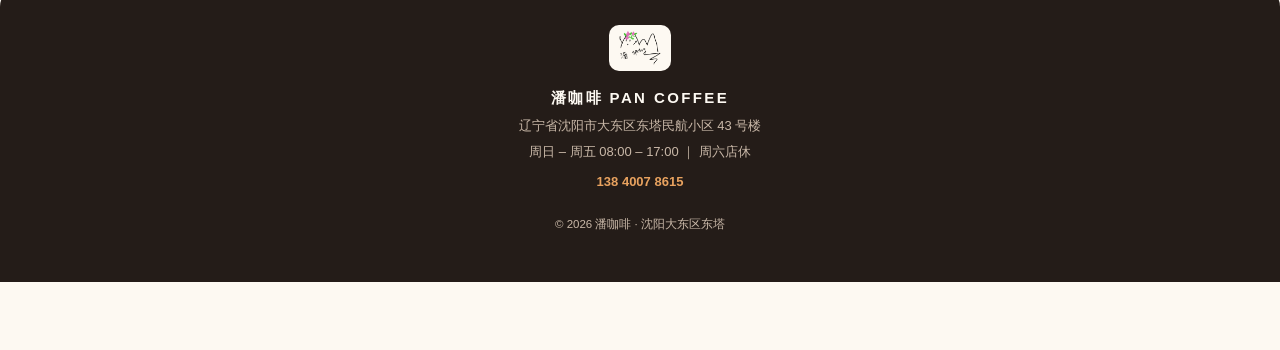
<file: v2.html>
<!DOCTYPE html>
<html lang="zh-CN">
<head>
<meta charset="UTF-8">
<meta name="viewport" content="width=device-width, initial-scale=1, viewport-fit=cover">
<meta name="theme-color" content="#fdf9f2">
<!-- 老链接的跳转页：内容只有一份（在站点根目录），这里不重复放内容 -->
<meta name="robots" content="noindex">
<link rel="canonical" href="./">
<meta http-equiv="refresh" content="0; url=./">
<title>潘咖啡 · 正在打开主页</title>
<style>
  body {
    margin: 0; min-height: 100vh; display: grid; place-items: center;
    padding: 24px; text-align: center;
    background: #fdf9f2; color: #5c4a3e;
    font: 15px/1.8 -apple-system, BlinkMacSystemFont, "PingFang SC", "Microsoft YaHei", sans-serif;
  }
  p { margin: 0; }
  a { color: #ad5a15; font-weight: 700; }
  .dot { display: inline-block; width: 8px; height: 8px; margin-right: 8px; border-radius: 50%;
         background: #ad5a15; animation: blink 1s ease-in-out infinite; vertical-align: 1px; }
  @keyframes blink { 0%, 100% { opacity: .25; } 50% { opacity: 1; } }
  @media (prefers-reduced-motion: reduce) { .dot { animation: none; opacity: 1; } }
</style>
<script>
  // 保留锚点：v2.html#menu → 主页的 #menu；用 replace 避免用户按返回键时来回跳。
  // 线上（http/https）跳干净的根地址；本地双击打开（file:）时根地址是目录列表，所以跳 index.html。
  var target = (location.protocol === 'file:' ? 'index.html' : './') + (location.hash || '');
  location.replace(target);
</script>
</head>
<body>
  <p><span class="dot" aria-hidden="true"></span>正在打开潘咖啡主页……</p>
  <p><a href="index.html">如果没有自动跳转，点这里</a></p>
</body>
</html>
</file>
<file: css/style.css>
/* ==========================================================================
   潘咖啡 · v2 视觉稿（现代明快：奶白底 + 焦糖橙）
   与 index.html 并存，互不影响；交互复用 js/main.js，故保留同名结构钩子：
   .topbar/#burger/#drawer/.drawer__panel/#drawerMask/[data-reveal]/
   .tab/.menu__list/#actionbar/#toast/#copyAddr/#wechatBtn/#year

   目录：1 变量 / 2 基础 / 3 按钮 / 4 顶栏+抽屉 / 5 首屏 / 6 区块头
        7 招牌卡片 / 8 菜单 / 9 豆单 / 10 到店信息 / 11 相册 / 12 页脚+操作栏
        13 动效与响应式 / 14 减弱动效 / 15 打印
   ========================================================================== */

/* 1 变量 ---------------------------------------------------------------- */
:root {
  /* 底与文字 */
  --cream:        #fdf9f2;
  --cream-2:      #f7efe2;
  --white:        #ffffff;
  --ink:          #2c2320;   /* 14.6:1 */
  --ink-2:        #5c4a3e;   /* 8.0:1  */
  --muted:        #7a6a5e;   /* 4.9:1  */

  /* 焦糖橙：--caramel 用于文字/图标，--caramel-deep 用于实底按钮配白字 */
  --caramel:      #ad5a15;   /* 4.7:1 on cream */
  --caramel-deep: #a04f0f;   /* 白字 5.8:1 */
  --caramel-mid:  #e0a86a;
  --caramel-soft: #f6e0c8;   /* 配 #8a430a 文字 = 5.7:1 */
  --caramel-ink:  #8a430a;

  /* 彩色标签 */
  --matcha-soft:  #e3ecd8;
  --matcha-ink:   #3f5c2e;
  --peach-soft:   #fae3d8;
  --peach-ink:    #96412a;

  /* 深色页脚 */
  --dark:         #241c18;
  --dark-muted:   #c9b8a8;   /* 8.7:1 on dark */
  --dark-accent:  #e8a25f;   /* 7.8:1 on dark */

  --line:         rgba(44, 35, 32, .10);
  --line-2:       rgba(44, 35, 32, .18);

  --r-lg: 22px;
  --r-md: 16px;
  --r-sm: 10px;
  --r-pill: 999px;

  --sh-1: 0 2px 10px rgba(76, 50, 25, .06);
  --sh-2: 0 14px 34px -18px rgba(76, 50, 25, .45);
  --sh-3: 0 24px 50px -26px rgba(76, 50, 25, .55);

  --font: -apple-system, BlinkMacSystemFont, "PingFang SC", "Hiragino Sans GB",
          "Microsoft YaHei", "Noto Sans SC", "Helvetica Neue", sans-serif;

  --topbar-h: 60px;
  --bar-h:    68px;
  --gutter:   18px;
  --maxw:     680px;
}

/* 2 基础 ---------------------------------------------------------------- */
*, *::before, *::after { box-sizing: border-box; }

html {
  scroll-behavior: smooth;
  scroll-padding-top: calc(var(--topbar-h) + 14px);
  -webkit-text-size-adjust: 100%;
}

body {
  margin: 0;
  background: var(--cream);
  color: var(--ink);
  font-family: var(--font);
  font-size: 16px;
  line-height: 1.7;
  overflow-x: hidden;
  padding-bottom: calc(var(--bar-h) + env(safe-area-inset-bottom, 0px));
  -webkit-font-smoothing: antialiased;
}

h1, h2, h3, h4 { margin: 0; font-weight: 800; line-height: 1.28; letter-spacing: .01em; }
p { margin: 0; }
ul, ol, dl, dd, figure { margin: 0; padding: 0; list-style: none; }
a { color: inherit; text-decoration: none; }
img, svg { display: block; max-width: 100%; }
em { font-style: normal; }

button {
  font: inherit; color: inherit; background: none; border: 0;
  cursor: pointer; -webkit-tap-highlight-color: transparent;
}

:focus-visible { outline: 3px solid var(--caramel); outline-offset: 3px; border-radius: 4px; }

.skip-link {
  position: fixed; left: 12px; top: -70px; z-index: 100;
  background: var(--ink); color: var(--cream);
  padding: 12px 18px; border-radius: var(--r-sm);
  transition: top .2s;
}
.skip-link:focus { top: 12px; }

.wrap { max-width: var(--maxw); margin-inline: auto; padding-inline: var(--gutter); }

/* 3 按钮 ---------------------------------------------------------------- */
.btn {
  min-height: 48px;
  display: inline-flex; align-items: center; justify-content: center; gap: 6px;
  padding: 0 20px;
  font-size: 14.5px; font-weight: 700; letter-spacing: .02em;
  border-radius: var(--r-pill);
  border: 1.5px solid transparent;
  transition: transform .16s ease, box-shadow .25s ease, background .25s ease, color .25s ease;
}
.btn--primary {
  background: var(--caramel-deep); color: #fff;
  box-shadow: 0 10px 22px -12px rgba(160, 79, 15, .85);
}
.btn--ghost {
  background: var(--white); color: var(--ink);
  border-color: var(--line-2);
  box-shadow: var(--sh-1);
}
.btn--sm { min-height: 44px; padding: 0 16px; font-size: 13px; font-weight: 600; }
.btn:active { transform: scale(.97); }

/* 4 顶栏 + 抽屉 --------------------------------------------------------- */
.topbar {
  position: fixed; inset: 0 0 auto 0; z-index: 40;
  height: var(--topbar-h);
  background: rgba(253, 249, 242, .84);
  -webkit-backdrop-filter: saturate(160%) blur(12px);
  backdrop-filter: saturate(160%) blur(12px);
  transition: box-shadow .3s ease, background .3s ease;
}
.topbar.is-stuck { box-shadow: 0 6px 22px -16px rgba(76, 50, 25, .7); }

.topbar__inner {
  height: 100%; max-width: var(--maxw); margin-inline: auto;
  padding-inline: var(--gutter);
  display: flex; align-items: center; justify-content: space-between;
}

.brand { display: flex; align-items: center; gap: 9px; min-height: 48px; }
.brand__logo { height: 30px; width: auto; }
.brand__text { display: flex; flex-direction: column; line-height: 1.12; }
.brand__text b { font-size: 16.5px; font-weight: 800; letter-spacing: .04em; }
.brand__text i {
  font-style: normal; font-size: 9px; font-weight: 600;
  letter-spacing: .22em; color: var(--caramel); text-transform: uppercase;
}

.burger {
  width: 48px; height: 48px; margin-right: -10px;
  display: grid; place-content: center; gap: 6px;
  border-radius: var(--r-pill);
}
.burger span {
  display: block; width: 22px; height: 2px; border-radius: 2px;
  background: var(--ink);
  transition: transform .3s ease, opacity .3s ease;
}
.burger[aria-expanded="true"] span:first-child { transform: translateY(4px) rotate(45deg); }
.burger[aria-expanded="true"] span:last-child  { transform: translateY(-4px) rotate(-45deg); }

.drawer { position: fixed; inset: 0; z-index: 60; }
.drawer[hidden] { display: none; }

.drawer__mask {
  position: absolute; inset: 0; width: 100%; height: 100%;
  background: rgba(36, 28, 24, .42);
  opacity: 0; transition: opacity .3s ease;
}
.drawer.is-open .drawer__mask { opacity: 1; }

.drawer__panel {
  position: absolute; inset: 0 0 0 auto;
  z-index: 1;                 /* 必须在遮罩之上，否则菜单会一起被压暗 */
  width: min(84vw, 360px);
  background: var(--cream);
  border-radius: var(--r-lg) 0 0 var(--r-lg);
  padding: calc(var(--topbar-h) + 20px) 24px calc(28px + env(safe-area-inset-bottom, 0px));
  display: flex; flex-direction: column;
  transform: translateX(102%);
  transition: transform .34s cubic-bezier(.4, 0, .2, 1);
  overflow-y: auto;
  box-shadow: var(--sh-3);
}
.drawer.is-open .drawer__panel { transform: translateX(0); }

.drawer__label { font-size: 11px; font-weight: 700; letter-spacing: .28em; color: var(--muted); padding-bottom: 10px; }
.drawer__list { margin-top: 8px; }
.drawer__list a {
  display: flex; align-items: center; gap: 12px;
  padding: 14px 4px;
  font-size: 17px; font-weight: 700; letter-spacing: .02em;
  border-bottom: 1px solid var(--line);
}
.drawer__list span {
  flex: 0 0 auto;
  min-width: 30px; text-align: center;
  font-size: 11px; font-weight: 800; letter-spacing: .06em;
  color: var(--caramel-ink); background: var(--caramel-soft);
  padding: 3px 7px; border-radius: var(--r-pill);
}
.drawer__list a:active { color: var(--caramel); }

.drawer__foot { margin-top: auto; padding-top: 22px; font-size: 13px; color: var(--ink-2); line-height: 1.9; }

/* 5 首屏 ---------------------------------------------------------------- */
.hero {
  position: relative;
  min-height: 100vh;
  min-height: 100svh;
  padding: calc(var(--topbar-h) + 28px) var(--gutter) 78px;
  display: flex; flex-direction: column; align-items: center; justify-content: center;
  text-align: center;
  overflow: hidden;
  isolation: isolate;
}
.hero__glow {
  position: absolute; inset: -20% -20% auto -20%; height: 78%;
  z-index: -1;
  background:
    radial-gradient(46% 52% at 50% 34%, rgba(224, 168, 106, .48), transparent 70%),
    radial-gradient(38% 44% at 82% 12%, rgba(173, 90, 21, .18), transparent 72%);
  filter: blur(6px);
}

.hero__inner { width: 100%; max-width: 26rem; }

.hero__badge {
  display: inline-flex; align-items: center; gap: 7px;
  padding: 7px 14px; margin-bottom: 20px;
  font-size: 12px; font-weight: 700; letter-spacing: .02em;
  color: var(--caramel-ink); background: var(--caramel-soft);
  border-radius: var(--r-pill);
}
.hero__badge::before {
  content: ""; width: 7px; height: 7px; border-radius: 50%;
  background: var(--caramel); flex: 0 0 auto;
}

.hero__title {
  font-size: clamp(46px, 15.5vw, 72px);
  letter-spacing: .04em; text-indent: .04em;
}
.hero__title mark {
  background: none; color: var(--caramel);
}
.hero__swipe {
  width: 68px; height: 5px; border-radius: 3px; margin: 14px auto 0;
  background: linear-gradient(90deg, var(--caramel-deep), var(--caramel-mid));
}
.hero__sub {
  margin-top: 18px;
  font-size: 15px; font-weight: 700; letter-spacing: .16em; color: var(--ink-2);
}
.hero__lead { margin-top: 8px; font-size: 13.5px; color: var(--muted); }

.hero__actions {
  margin-top: 26px;
  display: flex; gap: 10px; justify-content: center; flex-wrap: wrap;
}

.hero__art { margin-top: 26px; }
.hero__art svg { width: 100%; max-width: 320px; height: auto; margin-inline: auto; }

.hero__scroll {
  position: absolute; left: 50%; bottom: 22px; transform: translateX(-50%);
  width: 48px; height: 48px; display: grid; place-items: start center; padding-top: 6px;
}
.hero__scroll span {
  width: 22px; height: 34px; border: 2px solid var(--line-2); border-radius: var(--r-pill);
  position: relative;
}
.hero__scroll span::after {
  content: ""; position: absolute; left: 50%; top: 7px;
  width: 4px; height: 7px; margin-left: -2px; border-radius: 2px;
  background: var(--caramel);
  animation: wheel 2s ease-in-out infinite;
}
@keyframes wheel {
  0%, 100% { transform: translateY(0); opacity: .2; }
  40%      { opacity: 1; }
  70%      { transform: translateY(12px); opacity: 0; }
}
@keyframes steam {
  0%   { transform: translateY(3px) scaleX(.94); opacity: .15; }
  50%  { opacity: .75; }
  100% { transform: translateY(-9px) scaleX(1.06); opacity: 0; }
}
.steam path { animation: steam 3.4s ease-in-out infinite; transform-origin: center; }
.steam path:nth-child(2) { animation-delay: .5s; }
.steam path:nth-child(3) { animation-delay: 1s; }

/* 6 区块头 -------------------------------------------------------------- */
.section { padding: 54px 0 58px; }
.section--alt { background: var(--cream-2); }

.shead { display: flex; align-items: center; gap: 11px; flex-wrap: wrap; margin-bottom: 22px; }
.shead__num {
  flex: 0 0 auto;
  min-width: 34px; text-align: center;
  font-size: 12px; font-weight: 800; letter-spacing: .06em;
  color: var(--caramel-ink); background: var(--caramel-soft);
  padding: 5px 9px; border-radius: var(--r-pill);
}
.shead__title { font-size: 23px; letter-spacing: .02em; }
.shead__note {
  flex: 1 1 100%;
  margin-top: -4px;
  font-size: 12.5px; color: var(--muted);
}

.prose p { font-size: 14.5px; line-height: 1.95; color: var(--ink-2); }
.prose p + p { margin-top: 12px; }

.stats {
  margin-top: 24px;
  display: grid; grid-template-columns: repeat(3, 1fr); gap: 10px;
}
.stats li {
  background: var(--white); border-radius: var(--r-md);
  padding: 16px 8px; text-align: center; box-shadow: var(--sh-1);
}
.stats b { display: block; font-size: 21px; font-weight: 800; color: var(--caramel); letter-spacing: .02em; }
.stats span { display: block; margin-top: 3px; font-size: 11.5px; color: var(--muted); }

/* 7 招牌卡片 ------------------------------------------------------------ */
.cards {
  display: flex; gap: 14px;
  overflow-x: auto; scroll-snap-type: x mandatory;
  -webkit-overflow-scrolling: touch;
  padding: 4px var(--gutter) 8px;
  margin-inline: calc(var(--gutter) * -1);
  scrollbar-width: none;
}
.cards::-webkit-scrollbar { display: none; }

.card {
  flex: 0 0 68%;
  scroll-snap-align: center;
  background: var(--white);
  border-radius: var(--r-lg);
  box-shadow: var(--sh-1);
  overflow: hidden;
  display: flex; flex-direction: column;
}
.card__art { background: linear-gradient(160deg, #fdf1e0, #f7e2c9); }
.card__art svg { width: 100%; height: auto; }
.card__body { padding: 15px 16px 18px; display: flex; flex-direction: column; flex: 1 1 auto; }
.card__body h3 { font-size: 18px; letter-spacing: .01em; }
.card__tag {
  align-self: flex-start;
  margin-top: 8px; padding: 4px 10px;
  font-size: 11px; font-weight: 700; letter-spacing: .04em;
  color: var(--matcha-ink); background: var(--matcha-soft);
  border-radius: var(--r-pill);
}
.card__price {
  margin-top: auto; padding-top: 12px;
  font-size: 19px; font-weight: 800; color: var(--caramel);
}

/* 8 菜单 ---------------------------------------------------------------- */
.tabs {
  position: sticky; top: var(--topbar-h); z-index: 5;
  display: flex; gap: 8px; overflow-x: auto; scrollbar-width: none;
  padding: 10px 0 12px; margin-bottom: 2px;
  background: linear-gradient(var(--cream) 74%, rgba(253, 249, 242, 0));
}
.tabs::-webkit-scrollbar { display: none; }

.tab {
  flex: 0 0 auto;
  min-height: 44px; padding: 0 16px;
  font-size: 13.5px; font-weight: 700; letter-spacing: .02em;
  color: var(--ink-2); background: var(--white);
  border: 1.5px solid var(--line-2); border-radius: var(--r-pill);
  white-space: nowrap;
  transition: background .22s ease, color .22s ease, border-color .22s ease, box-shadow .22s ease;
}
.tab.is-active {
  color: #fff; background: var(--caramel-deep); border-color: var(--caramel-deep);
  box-shadow: 0 10px 20px -12px rgba(160, 79, 15, .9);
}

.menu {
  background: var(--white);
  border-radius: var(--r-lg);
  padding: 4px 18px;
  box-shadow: var(--sh-1);
}
.menu__list { display: none; }
.menu__list.is-active { display: block; animation: pop .3s ease both; }
@keyframes pop { from { opacity: 0; transform: translateY(6px); } }

.item {
  display: flex; align-items: baseline; gap: 12px;
  padding: 15px 0;
  border-bottom: 1px solid var(--line);
}
.item:last-child { border-bottom: 0; }
.item__main { flex: 1 1 auto; min-width: 0; }
.item h3, .item h4 {
  font-size: 16px; letter-spacing: .01em;
  display: flex; align-items: center; gap: 7px; flex-wrap: wrap;
}
.item h3 i, .item h4 i {
  font-style: normal; font-size: 10.5px; font-weight: 700; letter-spacing: .02em;
  color: var(--matcha-ink); background: var(--matcha-soft);
  padding: 3px 8px; border-radius: var(--r-pill);
}
.item p { margin-top: 5px; font-size: 12.5px; color: var(--muted); }
.item .item__price {
  flex: 0 0 auto; min-width: 50px; text-align: right;
  font-size: 16px; font-weight: 800; color: var(--ink);
}
.item .item__price span {
  font-size: 12px; font-weight: 700; color: var(--muted); letter-spacing: 0;
}

.note {
  margin-top: 18px; padding: 13px 16px;
  font-size: 12.5px; line-height: 1.8; color: var(--ink-2);
  background: var(--caramel-soft); border-radius: var(--r-md);
}

/* 9 豆单 ---------------------------------------------------------------- */
.beancard {
  background: var(--white); border-radius: var(--r-lg);
  padding: 6px 18px 10px; box-shadow: var(--sh-1);
}
.bgroup {
  display: flex; align-items: center; justify-content: space-between; gap: 10px;
  font-size: 16.5px; letter-spacing: .02em;
  padding: 18px 0 12px;
  border-bottom: 1.5px solid var(--line-2);
}
.bgroup:not(:first-child) { margin-top: 10px; }
.bgroup__chip {
  flex: 0 0 auto;
  font-size: 11px; font-weight: 800; letter-spacing: .02em;
  padding: 5px 10px; border-radius: var(--r-pill);
  color: var(--caramel-ink); background: var(--caramel-soft);
}
.bgroup[data-tone="matcha"] .bgroup__chip { color: var(--matcha-ink); background: var(--matcha-soft); }
.bgroup[data-tone="peach"]  .bgroup__chip { color: var(--peach-ink);  background: var(--peach-soft); }
.blist .item:last-child { border-bottom: 0; }

/* 10 到店信息 ----------------------------------------------------------- */
.info { display: grid; gap: 10px; }
.info__row {
  display: flex; gap: 12px; align-items: flex-start;
  background: var(--white); border-radius: var(--r-md);
  padding: 15px 16px; box-shadow: var(--sh-1);
}
.info__icon {
  flex: 0 0 auto; width: 38px; height: 38px;
  display: grid; place-items: center;
  color: var(--caramel); background: var(--caramel-soft);
  border-radius: var(--r-pill);
}
.info__icon svg { width: 19px; height: 19px; }
.info__row b { display: block; font-size: 11.5px; font-weight: 800; letter-spacing: .14em; color: var(--muted); }
.info__row p { margin-top: 3px; font-size: 14.5px; line-height: 1.75; }
.info__row a { color: var(--caramel); font-weight: 700; display: inline-block; padding: 8px 0; border-bottom: 2px solid var(--caramel-soft); }
.info__closed {
  display: inline-block; margin-top: 5px;
  font-size: 12px; font-weight: 700;
  color: var(--peach-ink); background: var(--peach-soft);
  padding: 3px 9px; border-radius: var(--r-pill);
}

.mapcard {
  margin-top: 14px; background: var(--white);
  border-radius: var(--r-lg); padding: 14px; box-shadow: var(--sh-1);
}
.mapcard__art { border-radius: var(--r-md); overflow: hidden; background: #f3ece0; }
.mapcard__art svg { width: 100%; height: auto; }
.mapcard__text { margin-top: 11px; font-size: 13px; color: var(--ink-2); }
.mapcard__actions { margin-top: 12px; display: flex; gap: 8px; flex-wrap: wrap; }

/* 11 相册 --------------------------------------------------------------- */
.gallery {
  display: grid; grid-template-columns: repeat(2, 1fr);
  grid-auto-rows: 34vw; gap: 10px;
}
.shot {
  position: relative; overflow: hidden;
  border-radius: var(--r-md); background: var(--white);
  box-shadow: var(--sh-1);
}
.shot--tall { grid-row: span 2; }
.shot--wide { grid-column: span 2; }
.shot__art, .shot__art svg { width: 100%; height: 100%; }
.shot figcaption {
  position: absolute; left: 8px; bottom: 8px; right: 8px;
  padding: 6px 10px;
  font-size: 11.5px; font-weight: 700; letter-spacing: .02em;
  color: var(--ink); background: rgba(255, 255, 255, .88);
  -webkit-backdrop-filter: blur(6px); backdrop-filter: blur(6px);
  border-radius: var(--r-pill);
  text-align: center;
}

/* 12 页脚 + 底部操作栏 -------------------------------------------------- */
.footer {
  margin-top: 8px;
  padding: 40px var(--gutter) 46px;
  text-align: center;
  color: var(--dark-muted);
  background: var(--dark);
  border-radius: var(--r-lg) var(--r-lg) 0 0;
  font-size: 13px; line-height: 2;
}
.footer__logo {
  height: 46px; width: auto; margin: 0 auto 12px;
  padding: 6px 10px;
  background: var(--cream); border-radius: var(--r-sm);
}
.footer__brand { font-size: 15px; font-weight: 800; letter-spacing: .16em; color: var(--cream); }
.footer a { color: var(--dark-accent); font-weight: 700; display: inline-block; padding: 4px 4px; }
.footer__copy { margin-top: 14px; font-size: 11.5px; }

.actionbar {
  position: fixed; inset: auto 0 0 0; z-index: 45;
  display: grid; grid-template-columns: repeat(3, 1fr);
  gap: 6px;
  margin: 0 10px calc(10px + env(safe-area-inset-bottom, 0px));
  padding: 7px;
  background: rgba(255, 255, 255, .93);
  -webkit-backdrop-filter: saturate(180%) blur(14px);
  backdrop-filter: saturate(180%) blur(14px);
  border-radius: var(--r-lg);
  box-shadow: var(--sh-3);
  transition: transform .34s cubic-bezier(.4, 0, .2, 1), opacity .3s ease;
}
.actionbar.is-hidden { transform: translateY(calc(100% + 18px)); opacity: 0; }

.actionbar__btn {
  min-height: 52px;
  display: flex; flex-direction: column; align-items: center; justify-content: center; gap: 3px;
  font-size: 11.5px; font-weight: 700; letter-spacing: .02em; color: var(--ink-2);
  border-radius: var(--r-md);
  transition: background .2s ease, color .2s ease;
}
.actionbar__btn svg { width: 21px; height: 21px; }
.actionbar__btn:active { background: var(--cream-2); }
.actionbar__btn--primary { color: #fff; background: var(--caramel-deep); }
.actionbar__btn--primary:active { background: var(--caramel); }

.toast {
  position: fixed; left: 50%; z-index: 80;
  bottom: calc(var(--bar-h) + 26px + env(safe-area-inset-bottom, 0px));
  transform: translate(-50%, 12px);
  max-width: 84vw; padding: 12px 18px;
  font-size: 13px; font-weight: 600; letter-spacing: .02em;
  color: var(--cream); background: var(--dark);
  border-radius: var(--r-pill);
  box-shadow: var(--sh-3);
  opacity: 0; pointer-events: none;
  transition: opacity .26s ease, transform .26s ease;
}
.toast.is-show { opacity: 1; transform: translate(-50%, 0); }

/* 13 动效与响应式 ------------------------------------------------------- */
.js [data-reveal] {
  opacity: 0; transform: translateY(16px);
  transition: opacity .6s ease, transform .6s cubic-bezier(.2, .7, .2, 1);
}
.js [data-reveal].is-visible { opacity: 1; transform: none; }

@media (min-width: 560px) {
  :root { --gutter: 26px; --maxw: 720px; }
  .card { flex-basis: 44%; }
  .gallery { grid-auto-rows: 24vw; }
  .section { padding: 68px 0 72px; }
  .shead__title { font-size: 26px; }
}

@media (min-width: 1024px) {
  :root { --maxw: 940px; --gutter: 32px; }
  body { font-size: 17px; }
  .section { padding: 88px 0 92px; }
  .shead__title { font-size: 30px; }
  .card { flex-basis: 23%; }
  .gallery { grid-template-columns: repeat(3, 1fr); grid-auto-rows: 210px; }
  .shot--tall, .shot--wide { grid-row: auto; grid-column: auto; }
  /* 宽屏时正文与信息并排，减少长条滚动 */
  .about-grid { display: grid; grid-template-columns: 1.15fr .85fr; gap: 36px; align-items: start; }
  .stats { margin-top: 0; grid-template-columns: 1fr; }
  .stats li { display: flex; align-items: baseline; justify-content: space-between; gap: 12px; text-align: left; padding: 14px 18px; }
  .stats b { font-size: 19px; }
  .stats span { margin-top: 0; }
}

/* 矮屏手机：压缩首屏，保证标题与三个按钮都在第一屏内 */
@media (max-height: 680px) {
  .hero { padding-top: calc(var(--topbar-h) + 14px); padding-bottom: 58px; }
  .hero__badge { margin-bottom: 12px; padding: 6px 12px; }
  .hero__sub { margin-top: 12px; }
  .hero__lead { margin-top: 6px; }
  .hero__actions { margin-top: 18px; gap: 8px; }
  .hero__actions .btn { padding: 0 14px; font-size: 13px; min-height: 44px; }
  .hero__art { display: none; }
  .hero__scroll { bottom: 12px; }
}

/* 14 减弱动效 ----------------------------------------------------------- */
@media (prefers-reduced-motion: reduce) {
  html { scroll-behavior: auto; }
  *, *::before, *::after {
    animation-duration: .001ms !important;
    animation-iteration-count: 1 !important;
    transition-duration: .001ms !important;
  }
  .js [data-reveal] { opacity: 1; transform: none; }
}

/* 15 打印 --------------------------------------------------------------- */
@media print {
  .topbar, .actionbar, .drawer, .hero__scroll, .toast, .hero__art { display: none; }
  body { padding: 0; background: #fff; }
  .menu__list { display: block !important; }
  .section, .section--alt { background: #fff; padding: 18px 0; }
}
</file>
